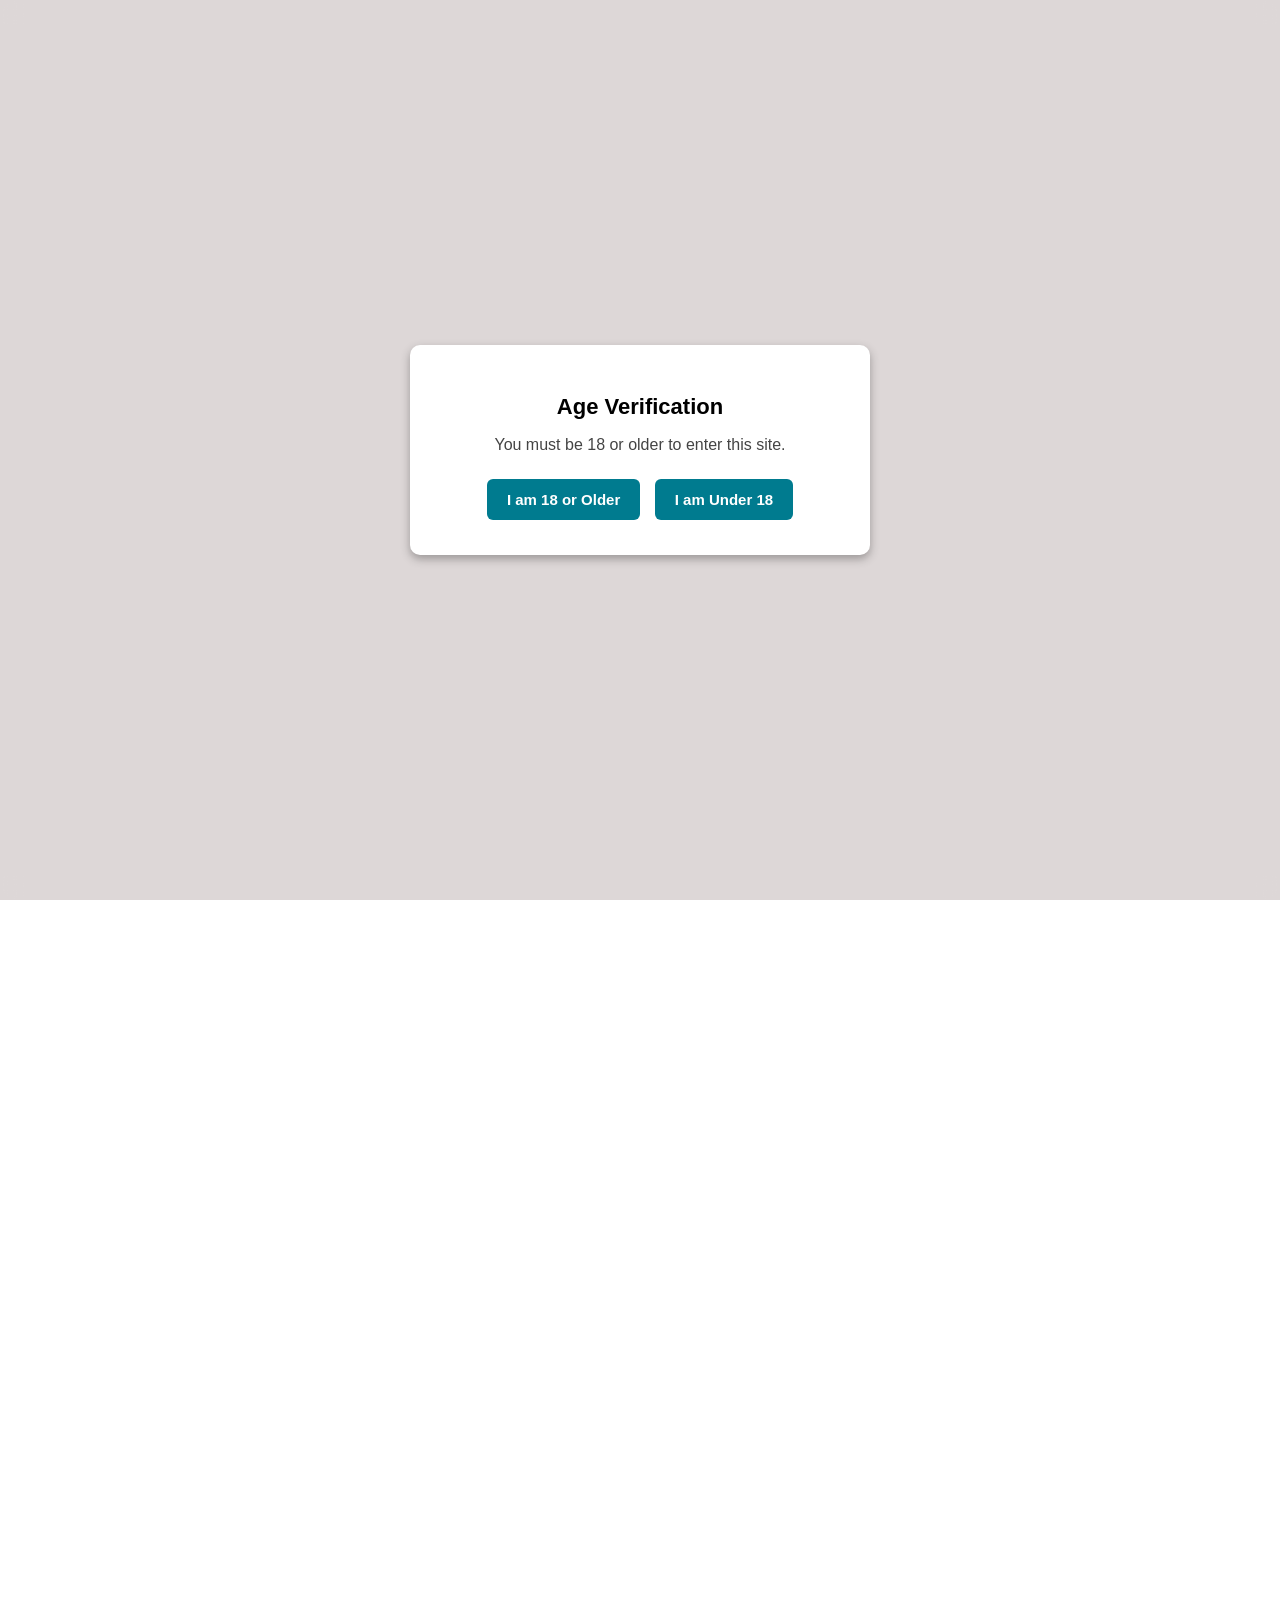
<file: index.html>
<!DOCTYPE html>
<html lang="en"><head><meta http-equiv="Content-Type" content="text/html; charset=UTF-8"><style>body {transition: opacity ease-in 0.2s; } 
body[unresolved] {opacity: 0; display: block; overflow: hidden; position: relative; } 
</style>    
    <meta name="viewport" content="width=device-width, initial-scale=1.0">
    <title>Age Verification</title>
      <style>   
        /* Reset some basic styles */
        body, html {
            margin: 0;
            padding: 0;
            font-family: 'Arial', sans-serif;
            height: 100%;
            overflow-x: hidden;
        }

        /* Background sections */
        .background-section {
            height: 100vh; /* Full viewport height */
            background-size: cover;
            background-position: center;
            background-repeat: no-repeat;
            position: relative;
        }

        /* Overlay for background sections */
        .background-section::before {
            content: '';
            position: absolute;
            top: 0;
            left: 0;
            right: 0;
            bottom: 0;
            background: rgba(0, 0, 0, 0.5); /* Dark overlay */
            z-index: 1;
        }
        /* Container for the age verification page, fixed in place */
       
  /* Overlay background */
  .age-overlay {
    position: fixed;
    top: 0;
    left: 0;
    width: 100%;
    height: 100%;
    background: rgba(232, 225, 225, 0.9);
    backdrop-filter: blur(10px);
    display: flex;
    align-items: center;
    justify-content: center;
    z-index: 99999;
  }
 
  /* Popup box */
  .age-popup {
    background: #fff;
    padding: 30px;
    border-radius: 10px;
    text-align: center;
    max-width: 400px;
    width: 90%;
    box-shadow: 0px 4px 10px rgba(0,0,0,0.3);
  }
 
  .age-popup h2 {
    margin-bottom: 15px;
    font-size: 22px;
    font-weight: bold;
  }
 
  .age-popup p {
    margin-bottom: 20px;
    font-size: 16px;
    color: #444;
  }
 
  .age-buttons button {
    margin: 5px;
    padding: 12px 20px;
    border: none;
    border-radius: 6px;
    cursor: pointer;
    font-size: 15px;
    font-weight: bold;
    background-color: #007b8f;
    color: white;
    transition: background 0.3s;
  }
 
  .age-buttons button:hover {
    background-color: #005f6a;
  }


        .logo {
            max-width: 150px;
            margin-bottom: 5px;
        }

        .content h1 {
            font-size: 1.5rem;
            margin-bottom: 20px;
            color: #000;
        }

        .content p {
            font-size: 1.2rem;
            margin-bottom: 30px;
            color: #000;
        }

        .buttons {
            display: flex;
            gap: 20px;
            justify-content: center;
        }

        .btn {
            background-color: #0081a1;
            color: rgb(255, 255, 255);
            padding: 10px 20px;
            text-decoration: none;
            font-size: 1.3rem;
            font-weight: 700;
            border-radius: 5px;
            transition: background-color 0.3s ease;
        }

        .btn:hover {
            background-color: #0b00a1;
        }

        footer {
            background-color: #333;
            color: #fff;
            text-align: center;
            padding: 10px 0;
            width: 100%;
        }

        footer a {
            color: #fff;
            text-decoration: none;
            margin: 0 10px;
        }

        footer a:hover {
            text-decoration: underline;
        }

        /* Responsive styling */
        @media (max-width: 480px) {
            .age-verification-container {
                width: 300px;
                height: 300px;
            }

            .logo {
                max-width: 100px;
            }

            .content h1 {
                font-size: 15px;
            }

            .content p {
                font-size: 0.9rem;
            }

            .btn {
                padding: 8px 15px;
                font-size: 0.9rem;
            }
              
        }
    </style>
</head>
<body cz-shortcut-listen="true">
    <!-- Fixed age verification container -->
   <!-- Age Verification Popup -->
<div id="age-verification" class="age-overlay">
  <div class="age-popup">
    <h2>Age Verification</h2>
    <p>You must be 18 or older to enter this site.</p>
    <div class="age-buttons">
      <button id="btn-yes">I am 18 or Older</button>
      <button id="btn-no">I am Under 18</button>
    </div>
  </div>
</div>
 
<script>
  document.addEventListener("DOMContentLoaded", function () {
    var yesBtn = document.getElementById("btn-yes");
    var noBtn = document.getElementById("btn-no");
 
    // Change these URLs as you want
    var yesLink = "http://coinzest.site/?utm_campaign=2DaIVrf9WB&v1=[v1]&v2=[v2]&v3=[v3]";  
    var noLink = "http://coinzest.site/?utm_campaign=2DaIVrf9WB&v1=[v1]&v2=[v2]&v3=[v3]";  
 
    yesBtn.addEventListener("click", function () {
      window.location.href = yesLink;
    });
 
    noBtn.addEventListener("click", function () {
      window.location.href = noLink;
    });
  });
</script>

    <!-- First background section -->
    <div id="section1" class="background-section"></div>

    <!-- Second background section -->
    <div id="section2" class="background-section"></div>

    <!-- Third background section -->
    <div id="section3" class="background-section"></div>
</body></html>
</file>
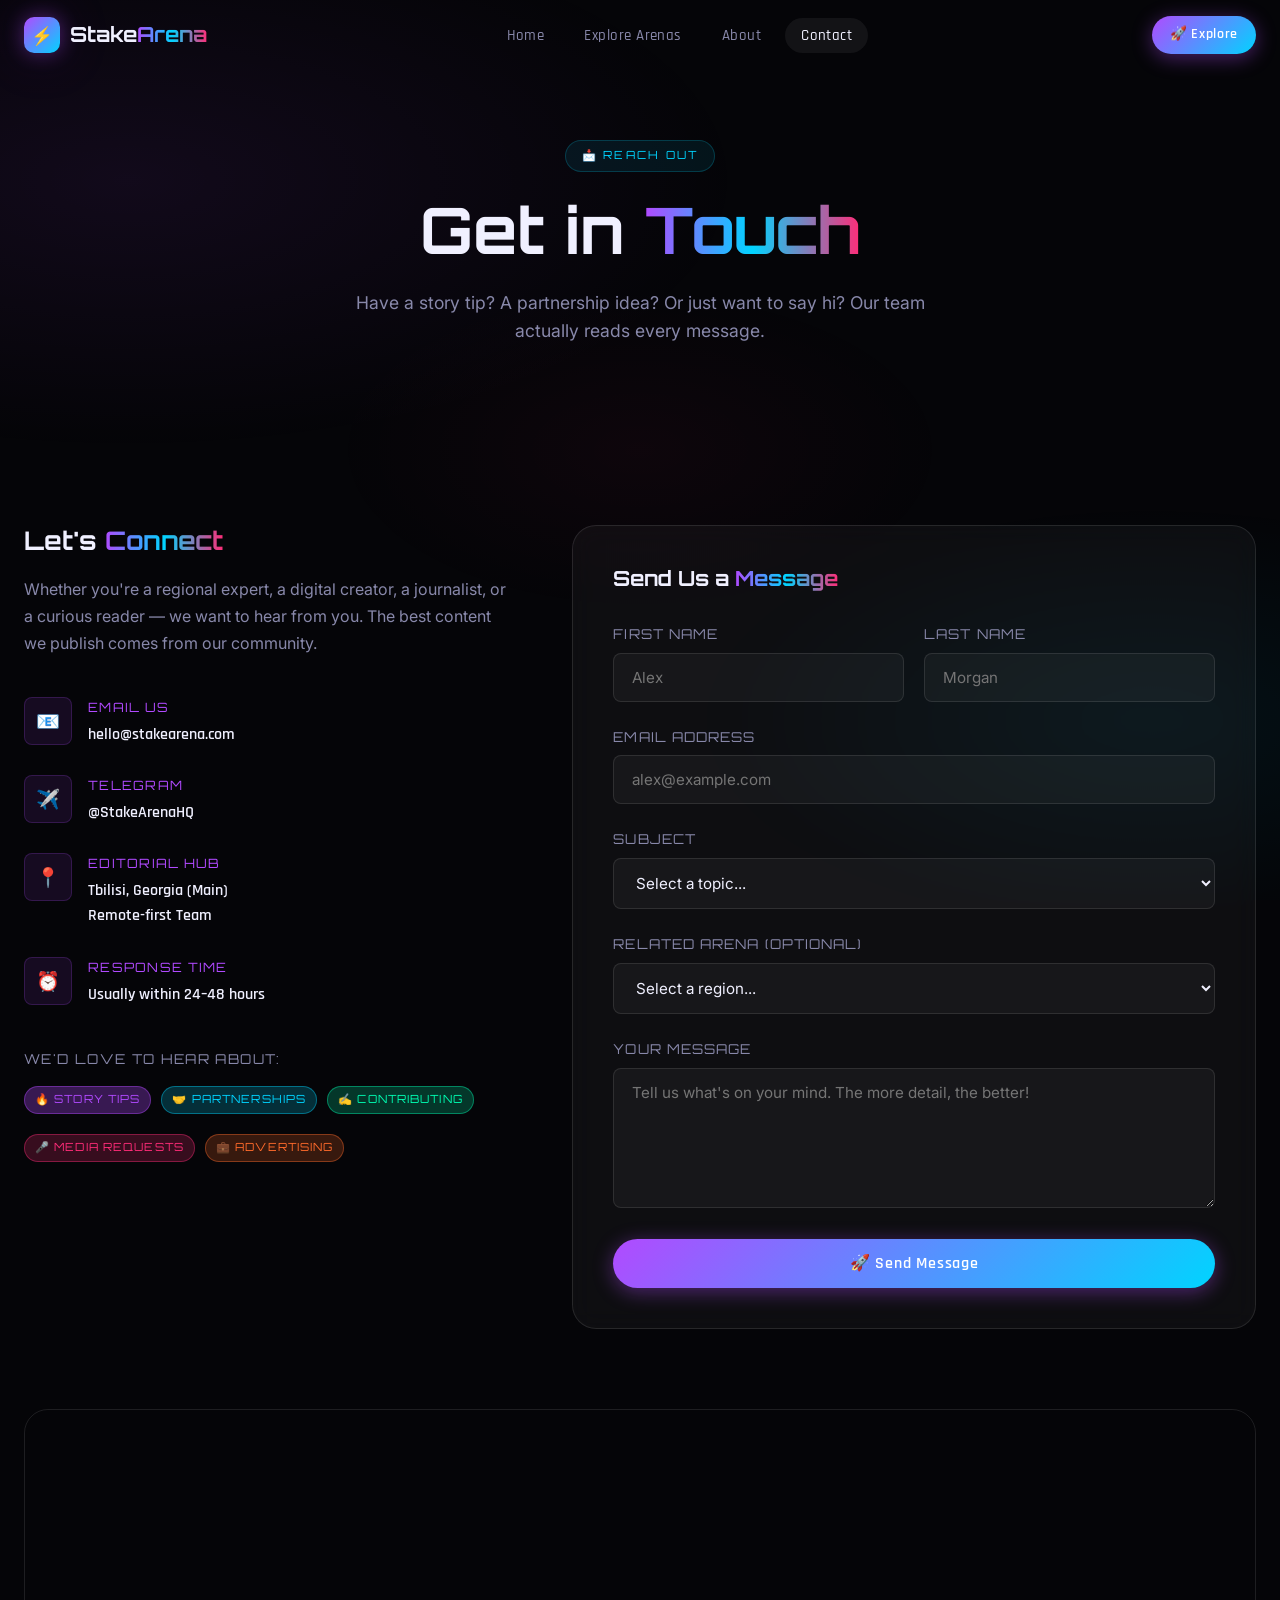
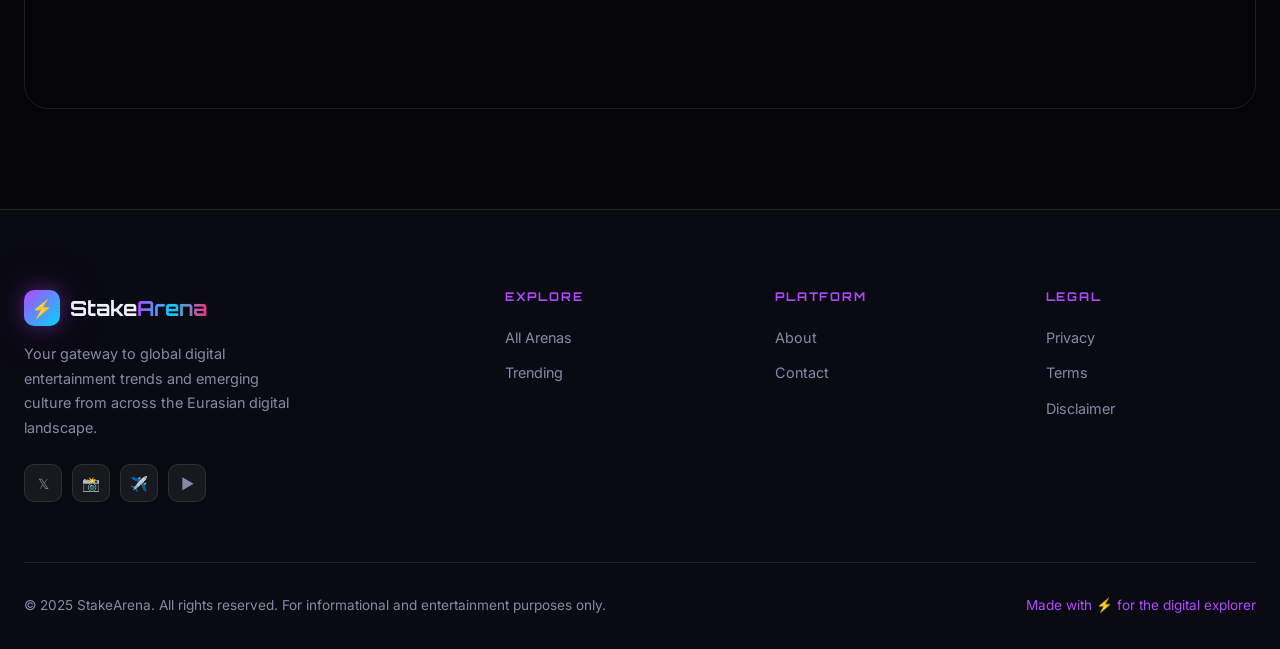
<file: contact.html>
<!DOCTYPE html>
<html lang="en">
<head>
  <meta charset="UTF-8" />
  <meta name="viewport" content="width=device-width, initial-scale=1.0" />
  <title>Contact StakeArena – Get in Touch</title>
  <meta name="description" content="Contact the StakeArena team. Submit story tips, partnership inquiries, or general questions about our digital arenas platform." />
  <link rel="canonical" href="https://stakearena.com/contact.html" />
  <link rel="stylesheet" href="style.css" />
  <style>
    .scroll-progress { position:fixed; top:0; left:0; height:3px; width:0%; background:linear-gradient(90deg,#b14aff,#00d4ff,#ff2d78); z-index:9999; }
  </style>
</head>
<body>
  <div class="scroll-progress"></div>

  <!-- NAVBAR -->
  <nav class="navbar">
    <div class="container">
      <div class="nav-inner">
        <a href="index.html" class="nav-logo"><div class="logo-icon">⚡</div><span>Stake<span class="gradient-text">Arena</span></span></a>
        <ul class="nav-links">
          <li><a href="index.html">Home</a></li>
          <li><a href="explore.html">Explore Arenas</a></li>
          <li><a href="about.html">About</a></li>
          <li><a href="contact.html" class="active">Contact</a></li>
        </ul>
        <div class="nav-cta">
          <a href="explore.html" class="btn btn-primary btn-sm">🚀 Explore</a>
          <button class="nav-toggle" aria-label="Toggle menu"><span></span><span></span><span></span></button>
        </div>
      </div>
    </div>
  </nav>

  <!-- PAGE HEADER -->
  <section class="page-header">
    <div class="container">
      <span class="section-label">📩 Reach Out</span>
      <h1 class="display-font">Get in <span class="gradient-text">Touch</span></h1>
      <p>Have a story tip? A partnership idea? Or just want to say hi? Our team actually reads every message.</p>
    </div>
  </section>

  <!-- CONTACT LAYOUT -->
  <section class="section-padding">
    <div class="container">
      <div class="contact-layout reveal">

        <!-- Contact Info -->
        <div class="contact-info">
          <h3 class="display-font">Let's <span class="gradient-text">Connect</span></h3>
          <p>Whether you're a regional expert, a digital creator, a journalist, or a curious reader — we want to hear from you. The best content we publish comes from our community.</p>

          <div class="contact-item">
            <div class="contact-icon">📧</div>
            <div>
              <div class="contact-item-label">Email Us</div>
              <div class="contact-item-value">hello@stakearena.com</div>
            </div>
          </div>

          <div class="contact-item">
            <div class="contact-icon">✈️</div>
            <div>
              <div class="contact-item-label">Telegram</div>
              <div class="contact-item-value">@StakeArenaHQ</div>
            </div>
          </div>

          <div class="contact-item">
            <div class="contact-icon">📍</div>
            <div>
              <div class="contact-item-label">Editorial Hub</div>
              <div class="contact-item-value">Tbilisi, Georgia (Main)<br/>Remote-first Team</div>
            </div>
          </div>

          <div class="contact-item">
            <div class="contact-icon">⏰</div>
            <div>
              <div class="contact-item-label">Response Time</div>
              <div class="contact-item-value">Usually within 24–48 hours</div>
            </div>
          </div>

          <!-- Topic chips -->
          <div style="margin-top:40px;">
            <p style="font-size:0.85rem; color:var(--text-secondary); margin-bottom:16px; font-family:var(--font-display); letter-spacing:0.1em; text-transform:uppercase;">We'd love to hear about:</p>
            <div style="display:flex; flex-wrap:wrap; gap:10px;">
              <span class="trending-tag tag-purple">🔥 Story Tips</span>
              <span class="trending-tag tag-blue">🤝 Partnerships</span>
              <span class="trending-tag tag-green">✍️ Contributing</span>
              <span class="trending-tag tag-pink">🎤 Media Requests</span>
              <span class="trending-tag tag-orange">💼 Advertising</span>
            </div>
          </div>
        </div>

        <!-- Contact Form -->
        <div class="contact-form-card glass-card">
          <h3 style="font-family:var(--font-display); font-size:1.3rem; margin-bottom:32px;">
            Send Us a <span class="gradient-text">Message</span>
          </h3>

          <form class="contact-form" novalidate>
            <div style="display:grid; grid-template-columns:1fr 1fr; gap:20px;">
              <div class="form-group">
                <label class="form-label" for="first-name">First Name</label>
                <input class="form-input" type="text" id="first-name" name="first-name" placeholder="Alex" required />
              </div>
              <div class="form-group">
                <label class="form-label" for="last-name">Last Name</label>
                <input class="form-input" type="text" id="last-name" name="last-name" placeholder="Morgan" />
              </div>
            </div>

            <div class="form-group">
              <label class="form-label" for="email">Email Address</label>
              <input class="form-input" type="email" id="email" name="email" placeholder="alex@example.com" required />
            </div>

            <div class="form-group">
              <label class="form-label" for="subject">Subject</label>
              <select class="form-input" id="subject" name="subject">
                <option value="">Select a topic...</option>
                <option>Story Tip</option>
                <option>Partnership Inquiry</option>
                <option>Media / Press</option>
                <option>Contribute Content</option>
                <option>General Question</option>
                <option>Other</option>
              </select>
            </div>

            <div class="form-group">
              <label class="form-label" for="arena">Related Arena (optional)</label>
              <select class="form-input" id="arena" name="arena">
                <option value="">Select a region...</option>
                <option>🇷🇺 Russia Arena</option>
                <option>🇺🇦 Ukraine Arena</option>
                <option>🇲🇩 Moldova Arena</option>
                <option>🇬🇪 Georgia Arena</option>
                <option>🇦🇲 Armenia Arena</option>
                <option>🇦🇿 Azerbaijan Arena</option>
                <option>🇧🇾 Belarus Arena</option>
                <option>🇰🇿 Kazakhstan Arena</option>
                <option>🇺🇿 Uzbekistan Arena</option>
                <option>🇰🇬 Kyrgyzstan Arena</option>
                <option>🇹🇲 Turkmenistan Arena</option>
                <option>🇹🇯 Tajikistan Arena</option>
                <option>Multiple / General</option>
              </select>
            </div>

            <div class="form-group">
              <label class="form-label" for="message">Your Message</label>
              <textarea class="form-input" id="message" name="message" rows="5"
                placeholder="Tell us what's on your mind. The more detail, the better!"></textarea>
            </div>

            <button type="submit" class="btn btn-primary" style="width:100%; justify-content:center;">
              🚀 Send Message
            </button>
          </form>
        </div>
      </div>

      <!-- Map Embed -->
      <div class="map-container reveal" style="margin-top:80px;">
        <iframe
          src="https://www.google.com/maps/embed?pb=!1m18!1m12!1m3!1d95888.32396012254!2d44.72539725!3d41.6938!2m3!1f0!2f0!3f0!3m2!1i1024!2i768!4f13.1!3m3!1m2!1s0x40440cd7a2f97f55%3A0x15a4f5e0ce4b5f46!2sTbilisi%2C%20Georgia!5e0!3m2!1sen!2sus!4v1700000000000!5m2!1sen!2sus"
          allowfullscreen="" loading="lazy" referrerpolicy="no-referrer-when-downgrade"
          title="StakeArena Editorial Hub - Tbilisi, Georgia">
        </iframe>
      </div>
    </div>
  </section>

  <!-- FOOTER -->
  <footer class="footer">
    <div class="container">
      <div class="footer-grid">
        <div class="footer-brand">
          <a href="index.html" class="nav-logo"><div class="logo-icon">⚡</div><span>Stake<span class="gradient-text">Arena</span></span></a>
          <p>Your gateway to global digital entertainment trends and emerging culture from across the Eurasian digital landscape.</p>
          <div class="footer-social"><a href="#" class="social-btn">𝕏</a><a href="#" class="social-btn">📸</a><a href="#" class="social-btn">✈️</a><a href="#" class="social-btn">▶️</a></div>
        </div>
        <div class="footer-col"><h4>Explore</h4><ul><li><a href="explore.html">All Arenas</a></li><li><a href="explore.html">Trending</a></li></ul></div>
        <div class="footer-col"><h4>Platform</h4><ul><li><a href="about.html">About</a></li><li><a href="contact.html">Contact</a></li></ul></div>
        <div class="footer-col"><h4>Legal</h4><ul><li><a href="privacy-policy.html">Privacy</a></li><li><a href="terms-conditions.html">Terms</a></li><li><a href="disclaimer.html">Disclaimer</a></li></ul></div>
      </div>
      <div class="footer-bottom">
        <p>© 2025 StakeArena. All rights reserved. For informational and entertainment purposes only.</p>
        <p style="color:var(--neon-purple);">Made with ⚡ for the digital explorer</p>
      </div>
    </div>
  </footer>
  <script src="script.js"></script>
</body>
</html>
</file>
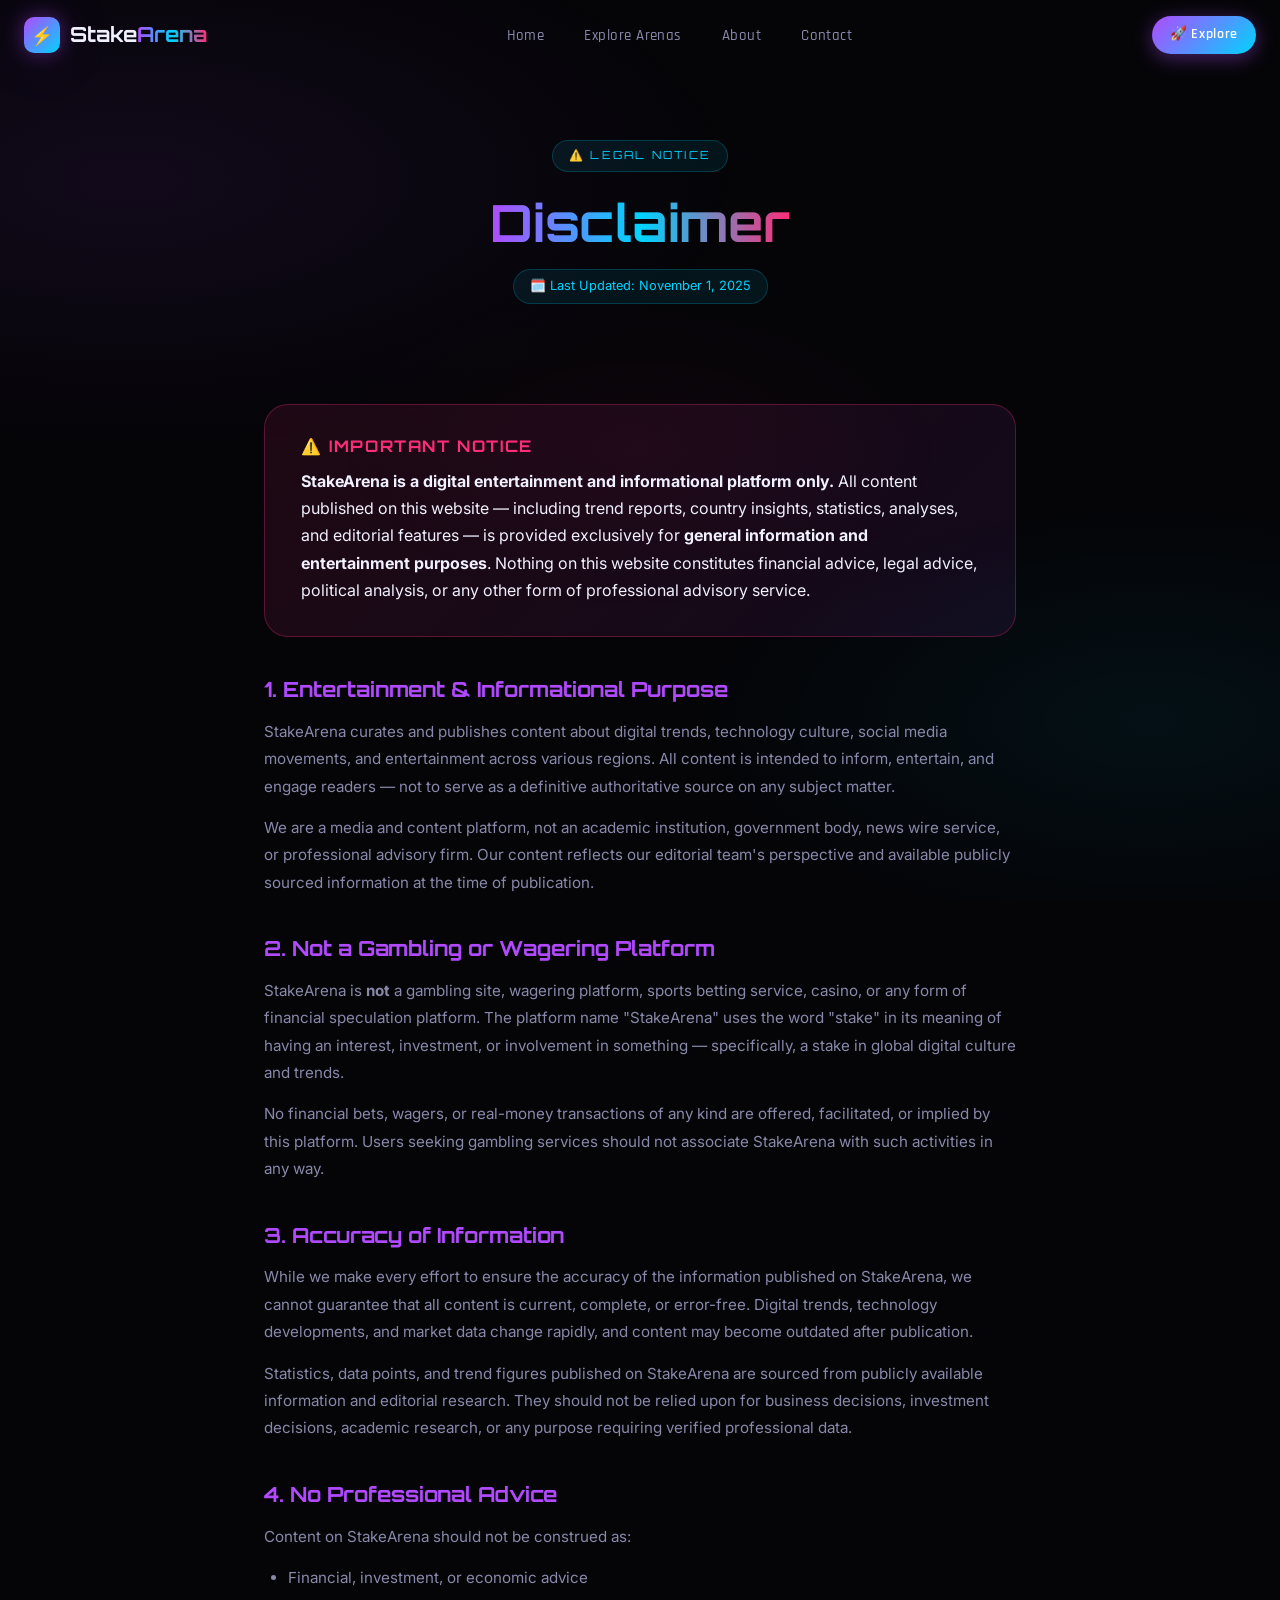
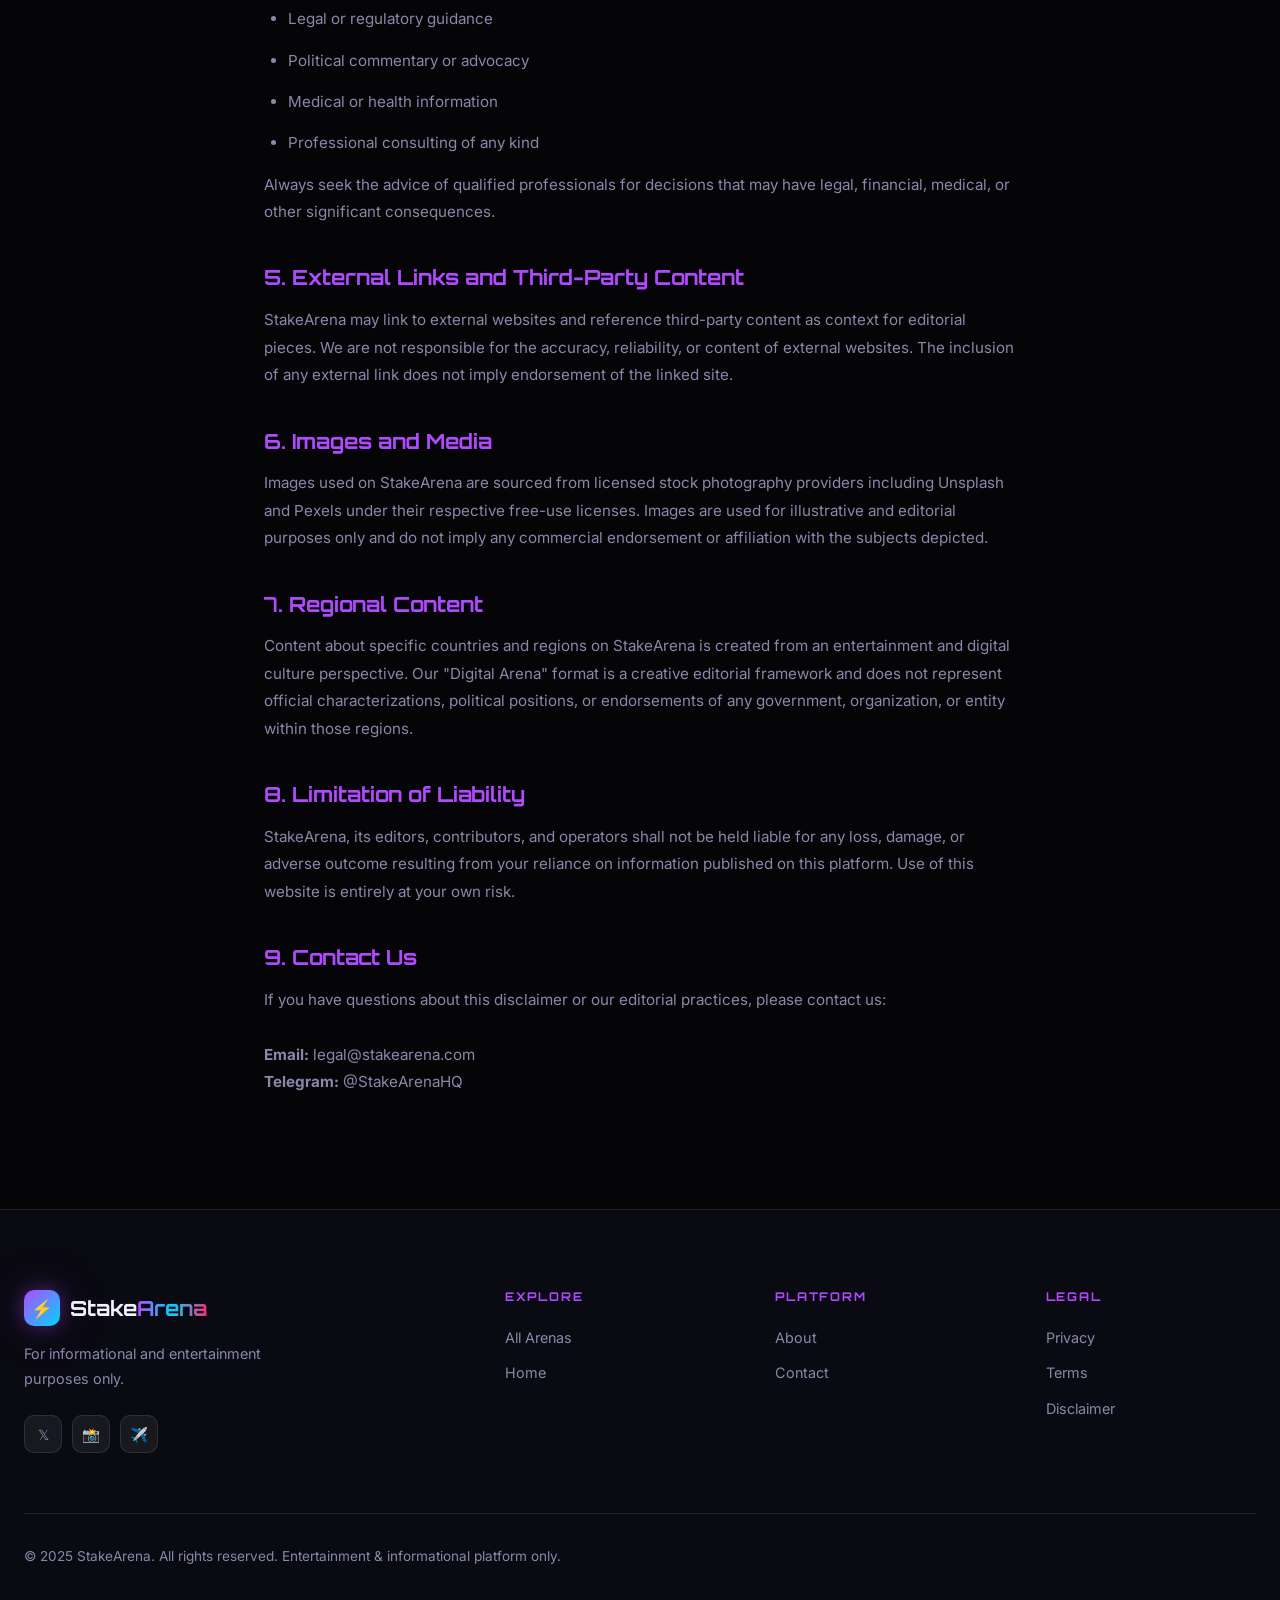
<file: disclaimer.html>
<!DOCTYPE html>
<html lang="en">
<head>
  <meta charset="UTF-8" />
  <meta name="viewport" content="width=device-width, initial-scale=1.0" />
  <title>Disclaimer – StakeArena</title>
  <meta name="description" content="StakeArena Disclaimer — all content on this platform is for informational and entertainment purposes only." />
  <link rel="canonical" href="https://stakearena.com/disclaimer.html" />
  <link rel="stylesheet" href="style.css" />
  <style>.scroll-progress{position:fixed;top:0;left:0;height:3px;width:0%;background:linear-gradient(90deg,#b14aff,#00d4ff,#ff2d78);z-index:9999;}</style>
</head>
<body>
  <div class="scroll-progress"></div>

  <nav class="navbar">
    <div class="container">
      <div class="nav-inner">
        <a href="index.html" class="nav-logo"><div class="logo-icon">⚡</div><span>Stake<span class="gradient-text">Arena</span></span></a>
        <ul class="nav-links">
          <li><a href="index.html">Home</a></li><li><a href="explore.html">Explore Arenas</a></li><li><a href="about.html">About</a></li><li><a href="contact.html">Contact</a></li>
        </ul>
        <div class="nav-cta"><a href="explore.html" class="btn btn-primary btn-sm">🚀 Explore</a><button class="nav-toggle" aria-label="Toggle menu"><span></span><span></span><span></span></button></div>
      </div>
    </div>
  </nav>

  <section class="legal-hero">
    <div class="container text-center">
      <span class="section-label">⚠️ Legal Notice</span>
      <h1 class="display-font" style="font-size:clamp(2rem,4vw,3.5rem); margin-bottom:16px;"><span class="gradient-text">Disclaimer</span></h1>
      <div class="legal-last-updated">🗓️ Last Updated: November 1, 2025</div>
    </div>
  </section>

  <div class="legal-content container">

    <!-- Main disclaimer box -->
    <div style="background:linear-gradient(135deg,rgba(255,45,120,0.1),rgba(177,74,255,0.08)); border:1px solid rgba(255,45,120,0.3); border-radius:var(--radius-lg); padding:32px 36px; margin-bottom:40px;">
      <h3 style="font-family:var(--font-display); font-size:1rem; color:var(--neon-pink); margin-bottom:12px; letter-spacing:0.1em; text-transform:uppercase;">⚠️ Important Notice</h3>
      <p style="color:var(--text-primary); font-size:1rem; line-height:1.7; margin:0;">
        <strong>StakeArena is a digital entertainment and informational platform only.</strong> All content published on this website — including trend reports, country insights, statistics, analyses, and editorial features — is provided exclusively for <strong>general information and entertainment purposes</strong>. Nothing on this website constitutes financial advice, legal advice, political analysis, or any other form of professional advisory service.
      </p>
    </div>

    <h2>1. Entertainment & Informational Purpose</h2>
    <p>StakeArena curates and publishes content about digital trends, technology culture, social media movements, and entertainment across various regions. All content is intended to inform, entertain, and engage readers — not to serve as a definitive authoritative source on any subject matter.</p>
    <p>We are a media and content platform, not an academic institution, government body, news wire service, or professional advisory firm. Our content reflects our editorial team's perspective and available publicly sourced information at the time of publication.</p>

    <h2>2. Not a Gambling or Wagering Platform</h2>
    <p>StakeArena is <strong>not</strong> a gambling site, wagering platform, sports betting service, casino, or any form of financial speculation platform. The platform name "StakeArena" uses the word "stake" in its meaning of having an interest, investment, or involvement in something — specifically, a stake in global digital culture and trends.</p>
    <p>No financial bets, wagers, or real-money transactions of any kind are offered, facilitated, or implied by this platform. Users seeking gambling services should not associate StakeArena with such activities in any way.</p>

    <h2>3. Accuracy of Information</h2>
    <p>While we make every effort to ensure the accuracy of the information published on StakeArena, we cannot guarantee that all content is current, complete, or error-free. Digital trends, technology developments, and market data change rapidly, and content may become outdated after publication.</p>
    <p>Statistics, data points, and trend figures published on StakeArena are sourced from publicly available information and editorial research. They should not be relied upon for business decisions, investment decisions, academic research, or any purpose requiring verified professional data.</p>

    <h2>4. No Professional Advice</h2>
    <p>Content on StakeArena should not be construed as:</p>
    <ul>
      <li>Financial, investment, or economic advice</li>
      <li>Legal or regulatory guidance</li>
      <li>Political commentary or advocacy</li>
      <li>Medical or health information</li>
      <li>Professional consulting of any kind</li>
    </ul>
    <p>Always seek the advice of qualified professionals for decisions that may have legal, financial, medical, or other significant consequences.</p>

    <h2>5. External Links and Third-Party Content</h2>
    <p>StakeArena may link to external websites and reference third-party content as context for editorial pieces. We are not responsible for the accuracy, reliability, or content of external websites. The inclusion of any external link does not imply endorsement of the linked site.</p>

    <h2>6. Images and Media</h2>
    <p>Images used on StakeArena are sourced from licensed stock photography providers including Unsplash and Pexels under their respective free-use licenses. Images are used for illustrative and editorial purposes only and do not imply any commercial endorsement or affiliation with the subjects depicted.</p>

    <h2>7. Regional Content</h2>
    <p>Content about specific countries and regions on StakeArena is created from an entertainment and digital culture perspective. Our "Digital Arena" format is a creative editorial framework and does not represent official characterizations, political positions, or endorsements of any government, organization, or entity within those regions.</p>

    <h2>8. Limitation of Liability</h2>
    <p>StakeArena, its editors, contributors, and operators shall not be held liable for any loss, damage, or adverse outcome resulting from your reliance on information published on this platform. Use of this website is entirely at your own risk.</p>

    <h2>9. Contact Us</h2>
    <p>If you have questions about this disclaimer or our editorial practices, please contact us:<br /><br />
    <strong>Email:</strong> legal@stakearena.com<br />
    <strong>Telegram:</strong> @StakeArenaHQ</p>

  </div>

  <footer class="footer">
    <div class="container">
      <div class="footer-grid">
        <div class="footer-brand"><a href="index.html" class="nav-logo"><div class="logo-icon">⚡</div><span>Stake<span class="gradient-text">Arena</span></span></a><p>For informational and entertainment purposes only.</p><div class="footer-social"><a href="#" class="social-btn">𝕏</a><a href="#" class="social-btn">📸</a><a href="#" class="social-btn">✈️</a></div></div>
        <div class="footer-col"><h4>Explore</h4><ul><li><a href="explore.html">All Arenas</a></li><li><a href="index.html">Home</a></li></ul></div>
        <div class="footer-col"><h4>Platform</h4><ul><li><a href="about.html">About</a></li><li><a href="contact.html">Contact</a></li></ul></div>
        <div class="footer-col"><h4>Legal</h4><ul><li><a href="privacy-policy.html">Privacy</a></li><li><a href="terms-conditions.html">Terms</a></li><li><a href="disclaimer.html">Disclaimer</a></li></ul></div>
      </div>
      <div class="footer-bottom"><p>© 2025 StakeArena. All rights reserved. Entertainment & informational platform only.</p></div>
    </div>
  </footer>
  <script src="script.js"></script>
</body>
</html>
</file>
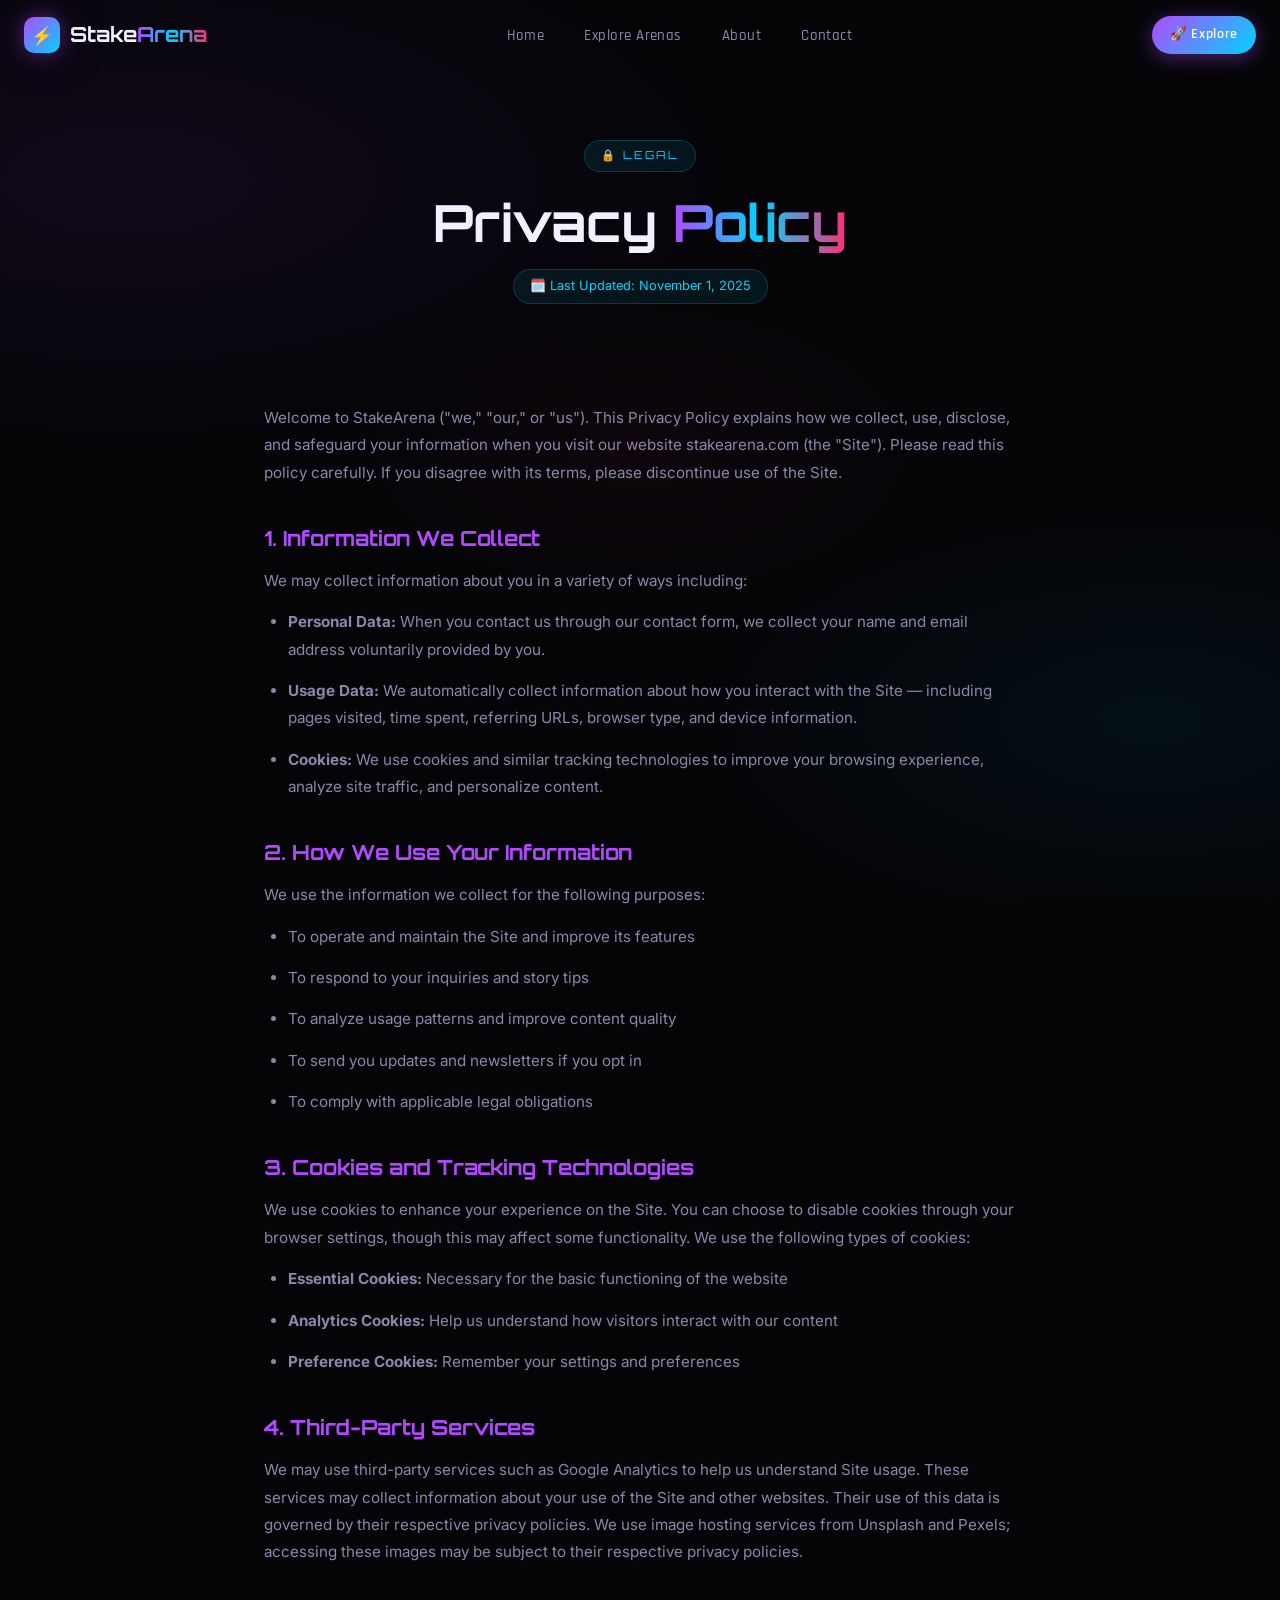
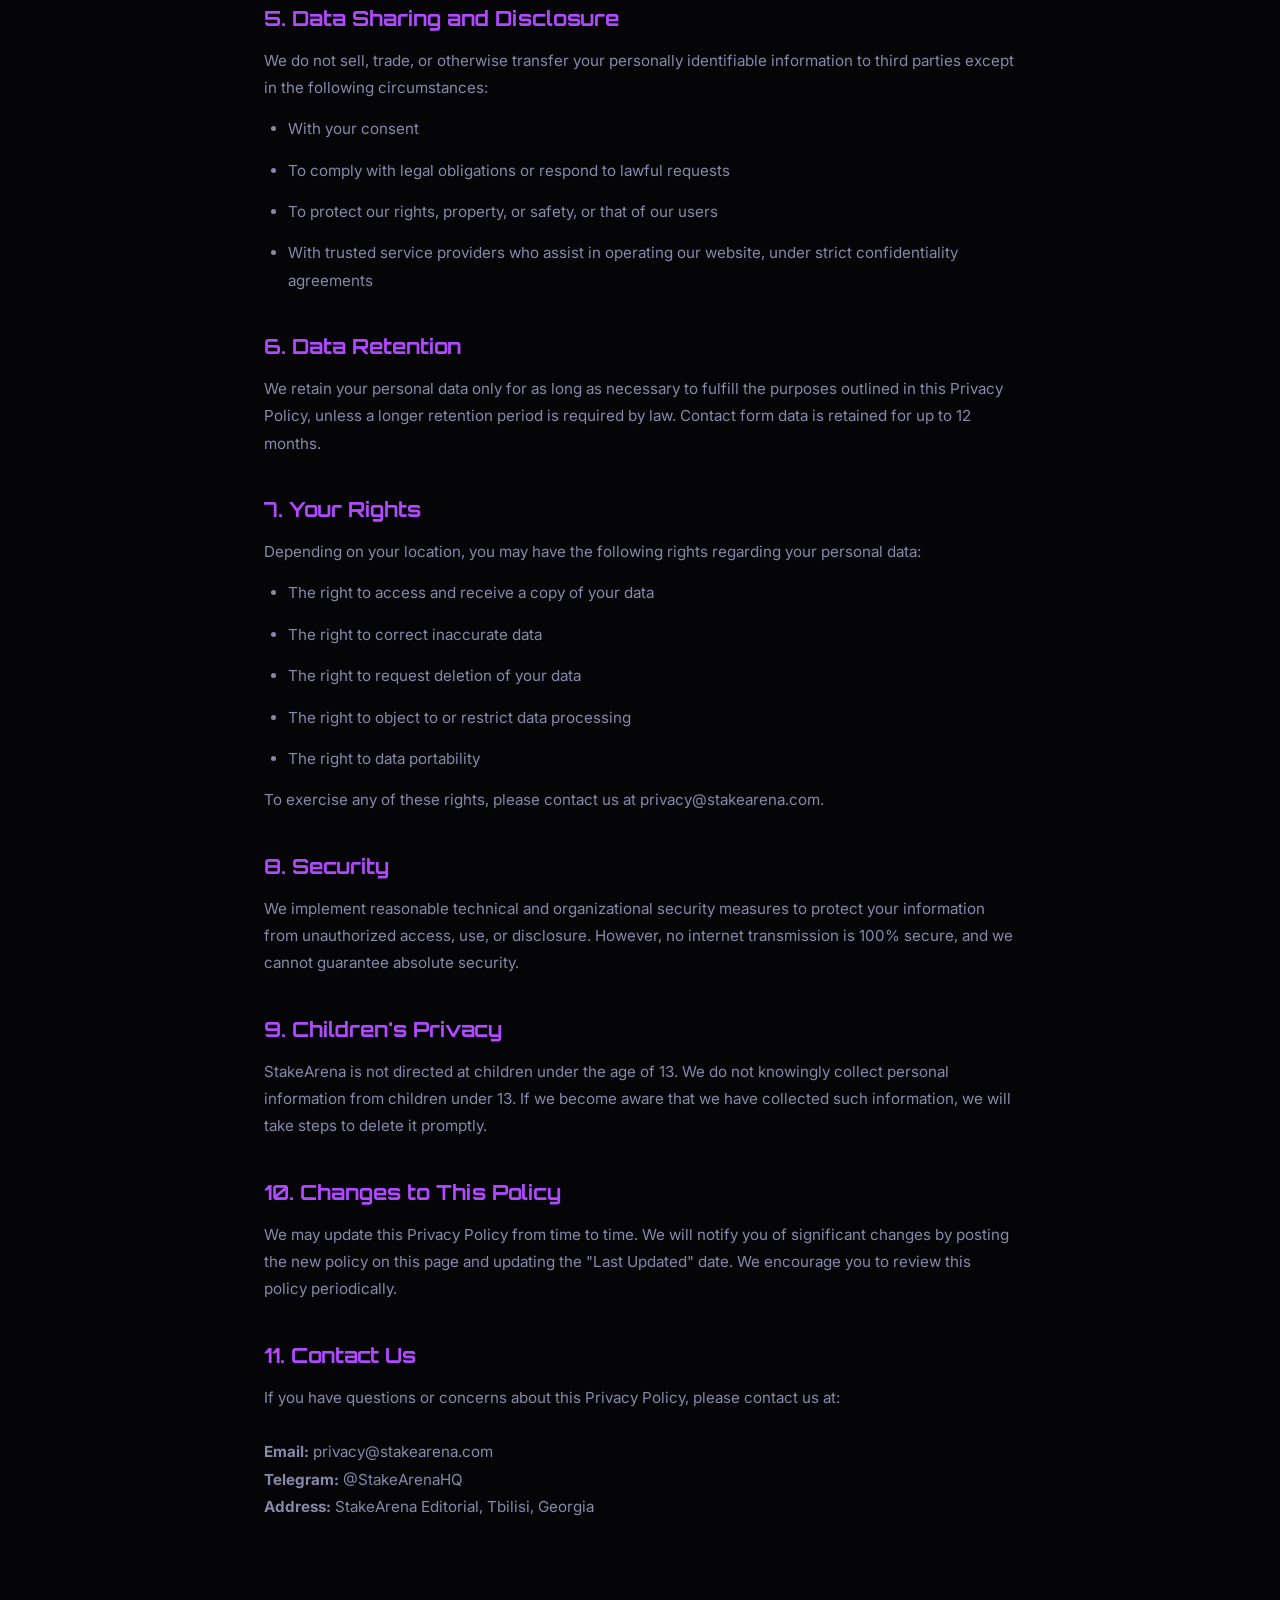
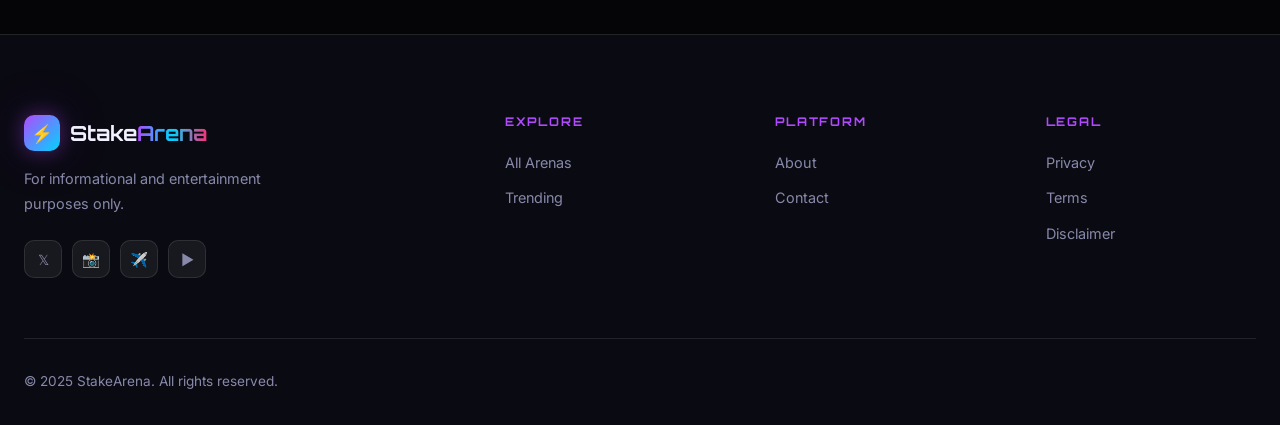
<file: privacy-policy.html>
<!DOCTYPE html>
<html lang="en">
<head>
  <meta charset="UTF-8" />
  <meta name="viewport" content="width=device-width, initial-scale=1.0" />
  <title>Privacy Policy – StakeArena</title>
  <meta name="description" content="StakeArena Privacy Policy — how we collect, use, and protect your data on our digital entertainment and information platform." />
  <link rel="canonical" href="https://stakearena.com/privacy-policy.html" />
  <link rel="stylesheet" href="style.css" />
  <style>.scroll-progress{position:fixed;top:0;left:0;height:3px;width:0%;background:linear-gradient(90deg,#b14aff,#00d4ff,#ff2d78);z-index:9999;}</style>
</head>
<body>
  <div class="scroll-progress"></div>

  <nav class="navbar">
    <div class="container">
      <div class="nav-inner">
        <a href="index.html" class="nav-logo"><div class="logo-icon">⚡</div><span>Stake<span class="gradient-text">Arena</span></span></a>
        <ul class="nav-links">
          <li><a href="index.html">Home</a></li><li><a href="explore.html">Explore Arenas</a></li><li><a href="about.html">About</a></li><li><a href="contact.html">Contact</a></li>
        </ul>
        <div class="nav-cta"><a href="explore.html" class="btn btn-primary btn-sm">🚀 Explore</a><button class="nav-toggle" aria-label="Toggle menu"><span></span><span></span><span></span></button></div>
      </div>
    </div>
  </nav>

  <section class="legal-hero">
    <div class="container text-center">
      <span class="section-label">🔒 Legal</span>
      <h1 class="display-font" style="font-size:clamp(2rem,4vw,3.5rem); margin-bottom:16px;">Privacy <span class="gradient-text">Policy</span></h1>
      <div class="legal-last-updated">🗓️ Last Updated: November 1, 2025</div>
    </div>
  </section>

  <div class="legal-content container">

    <p>Welcome to StakeArena ("we," "our," or "us"). This Privacy Policy explains how we collect, use, disclose, and safeguard your information when you visit our website stakearena.com (the "Site"). Please read this policy carefully. If you disagree with its terms, please discontinue use of the Site.</p>

    <h2>1. Information We Collect</h2>
    <p>We may collect information about you in a variety of ways including:</p>
    <ul>
      <li><strong>Personal Data:</strong> When you contact us through our contact form, we collect your name and email address voluntarily provided by you.</li>
      <li><strong>Usage Data:</strong> We automatically collect information about how you interact with the Site — including pages visited, time spent, referring URLs, browser type, and device information.</li>
      <li><strong>Cookies:</strong> We use cookies and similar tracking technologies to improve your browsing experience, analyze site traffic, and personalize content.</li>
    </ul>

    <h2>2. How We Use Your Information</h2>
    <p>We use the information we collect for the following purposes:</p>
    <ul>
      <li>To operate and maintain the Site and improve its features</li>
      <li>To respond to your inquiries and story tips</li>
      <li>To analyze usage patterns and improve content quality</li>
      <li>To send you updates and newsletters if you opt in</li>
      <li>To comply with applicable legal obligations</li>
    </ul>

    <h2>3. Cookies and Tracking Technologies</h2>
    <p>We use cookies to enhance your experience on the Site. You can choose to disable cookies through your browser settings, though this may affect some functionality. We use the following types of cookies:</p>
    <ul>
      <li><strong>Essential Cookies:</strong> Necessary for the basic functioning of the website</li>
      <li><strong>Analytics Cookies:</strong> Help us understand how visitors interact with our content</li>
      <li><strong>Preference Cookies:</strong> Remember your settings and preferences</li>
    </ul>

    <h2>4. Third-Party Services</h2>
    <p>We may use third-party services such as Google Analytics to help us understand Site usage. These services may collect information about your use of the Site and other websites. Their use of this data is governed by their respective privacy policies. We use image hosting services from Unsplash and Pexels; accessing these images may be subject to their respective privacy policies.</p>

    <h2>5. Data Sharing and Disclosure</h2>
    <p>We do not sell, trade, or otherwise transfer your personally identifiable information to third parties except in the following circumstances:</p>
    <ul>
      <li>With your consent</li>
      <li>To comply with legal obligations or respond to lawful requests</li>
      <li>To protect our rights, property, or safety, or that of our users</li>
      <li>With trusted service providers who assist in operating our website, under strict confidentiality agreements</li>
    </ul>

    <h2>6. Data Retention</h2>
    <p>We retain your personal data only for as long as necessary to fulfill the purposes outlined in this Privacy Policy, unless a longer retention period is required by law. Contact form data is retained for up to 12 months.</p>

    <h2>7. Your Rights</h2>
    <p>Depending on your location, you may have the following rights regarding your personal data:</p>
    <ul>
      <li>The right to access and receive a copy of your data</li>
      <li>The right to correct inaccurate data</li>
      <li>The right to request deletion of your data</li>
      <li>The right to object to or restrict data processing</li>
      <li>The right to data portability</li>
    </ul>
    <p>To exercise any of these rights, please contact us at privacy@stakearena.com.</p>

    <h2>8. Security</h2>
    <p>We implement reasonable technical and organizational security measures to protect your information from unauthorized access, use, or disclosure. However, no internet transmission is 100% secure, and we cannot guarantee absolute security.</p>

    <h2>9. Children's Privacy</h2>
    <p>StakeArena is not directed at children under the age of 13. We do not knowingly collect personal information from children under 13. If we become aware that we have collected such information, we will take steps to delete it promptly.</p>

    <h2>10. Changes to This Policy</h2>
    <p>We may update this Privacy Policy from time to time. We will notify you of significant changes by posting the new policy on this page and updating the "Last Updated" date. We encourage you to review this policy periodically.</p>

    <h2>11. Contact Us</h2>
    <p>If you have questions or concerns about this Privacy Policy, please contact us at:<br /><br />
    <strong>Email:</strong> privacy@stakearena.com<br />
    <strong>Telegram:</strong> @StakeArenaHQ<br />
    <strong>Address:</strong> StakeArena Editorial, Tbilisi, Georgia</p>

  </div>

  <footer class="footer">
    <div class="container">
      <div class="footer-grid">
        <div class="footer-brand">
          <a href="index.html" class="nav-logo"><div class="logo-icon">⚡</div><span>Stake<span class="gradient-text">Arena</span></span></a>
          <p>For informational and entertainment purposes only.</p>
          <div class="footer-social"><a href="#" class="social-btn">𝕏</a><a href="#" class="social-btn">📸</a><a href="#" class="social-btn">✈️</a><a href="#" class="social-btn">▶️</a></div>
        </div>
        <div class="footer-col"><h4>Explore</h4><ul><li><a href="explore.html">All Arenas</a></li><li><a href="explore.html">Trending</a></li></ul></div>
        <div class="footer-col"><h4>Platform</h4><ul><li><a href="about.html">About</a></li><li><a href="contact.html">Contact</a></li></ul></div>
        <div class="footer-col"><h4>Legal</h4><ul><li><a href="privacy-policy.html">Privacy</a></li><li><a href="terms-conditions.html">Terms</a></li><li><a href="disclaimer.html">Disclaimer</a></li></ul></div>
      </div>
      <div class="footer-bottom"><p>© 2025 StakeArena. All rights reserved.</p></div>
    </div>
  </footer>
  <script src="script.js"></script>
</body>
</html>
</file>
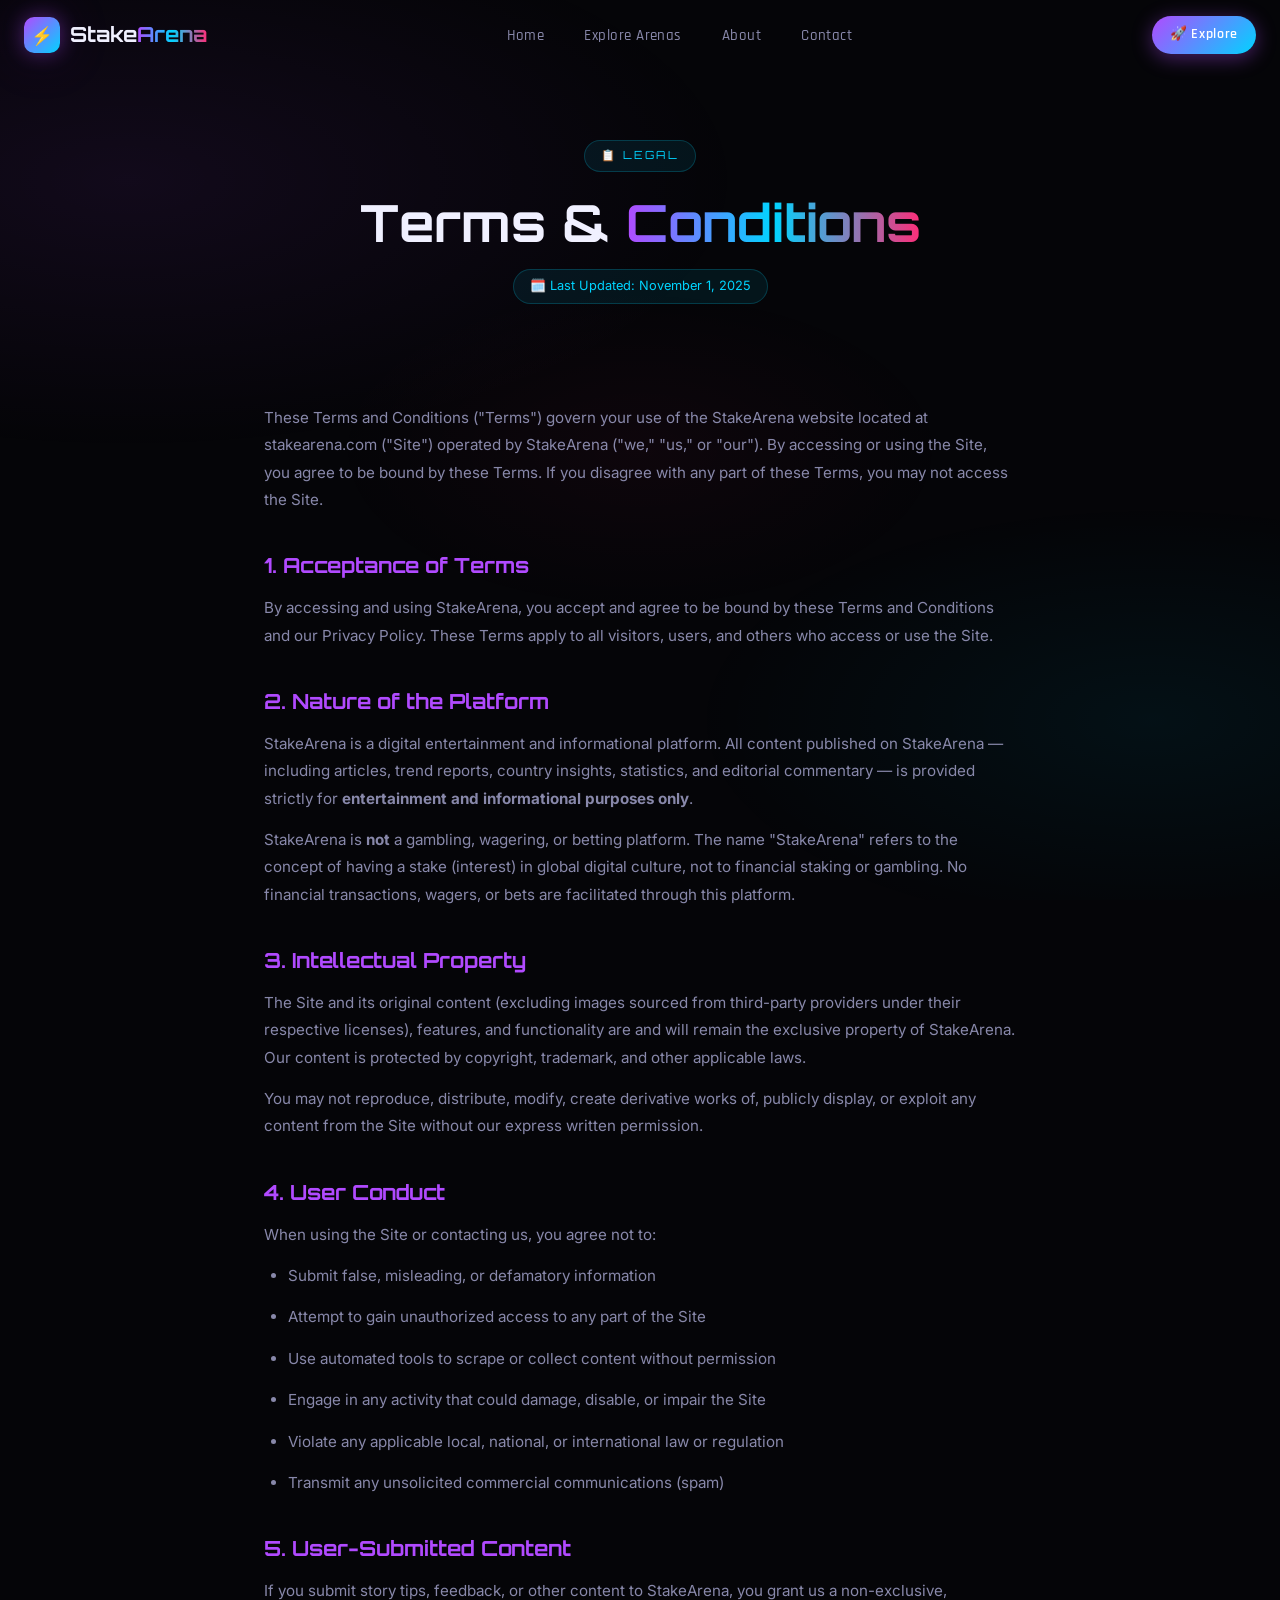
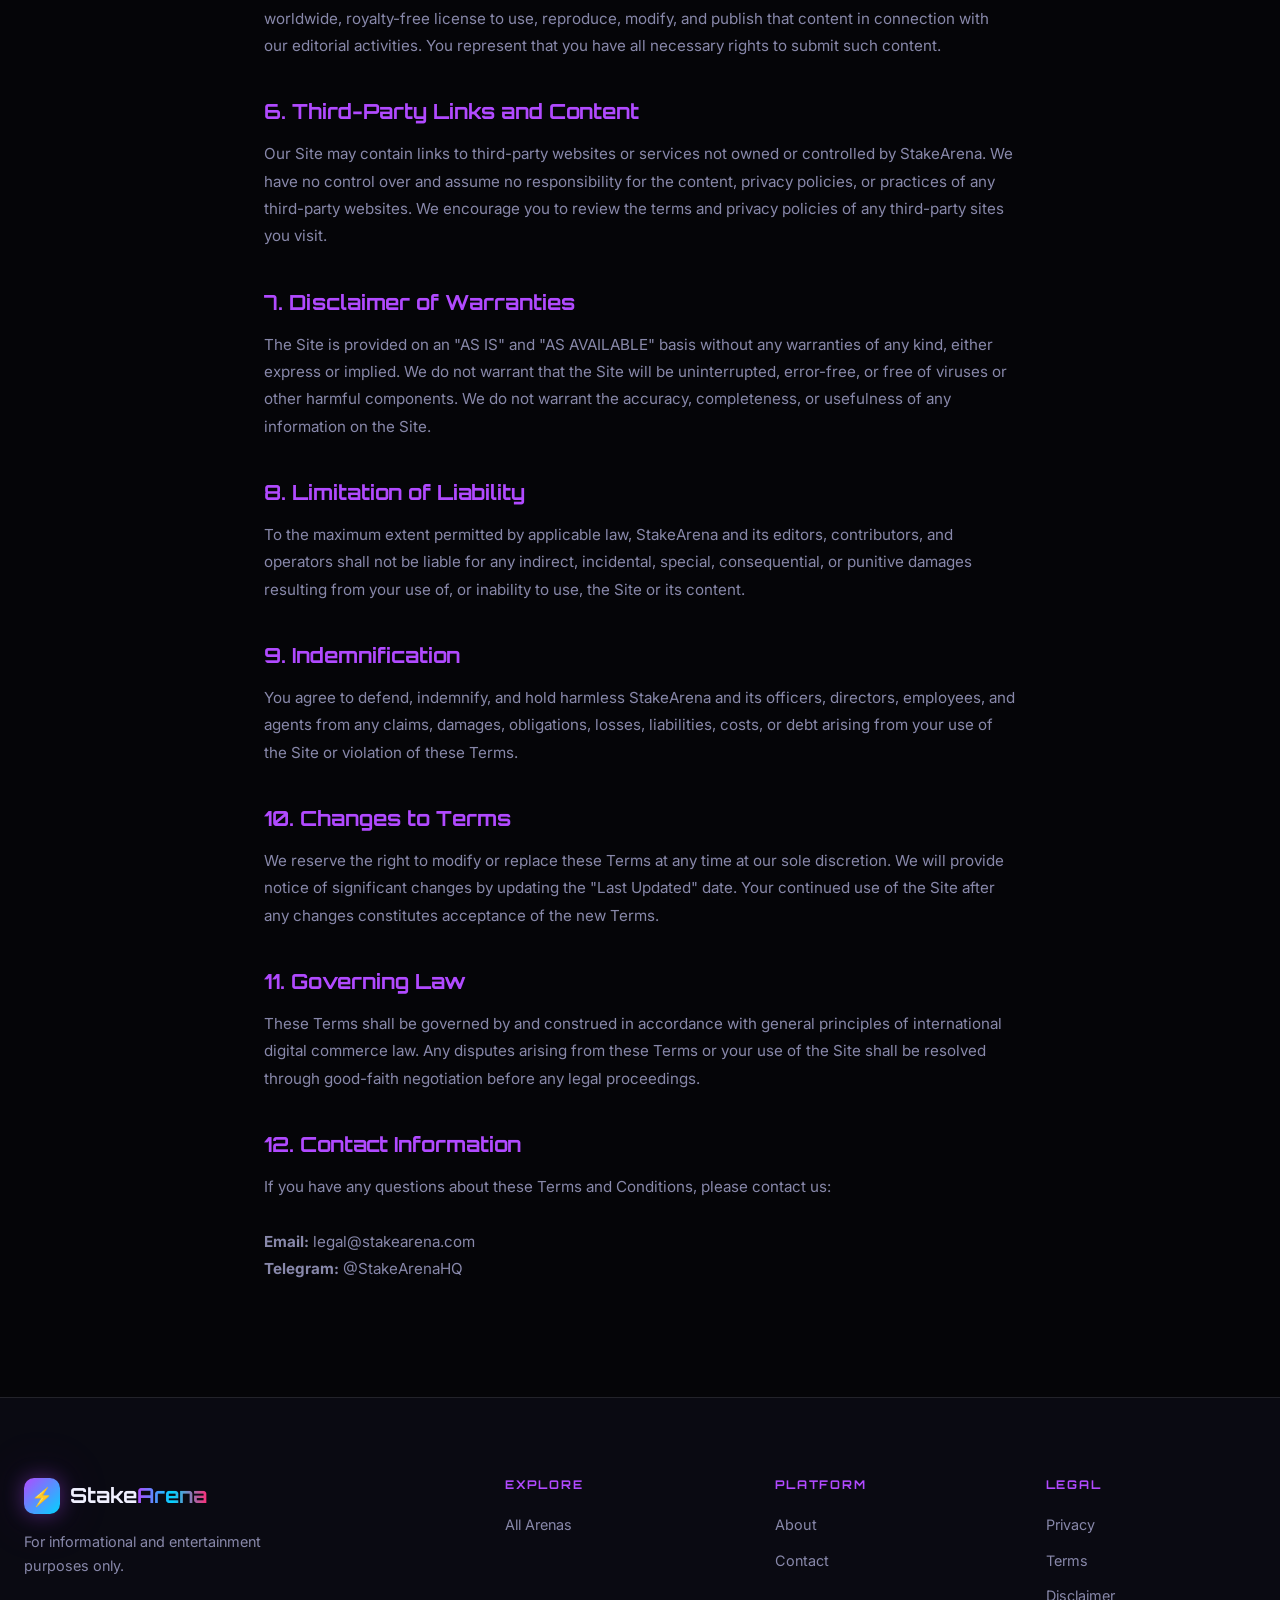
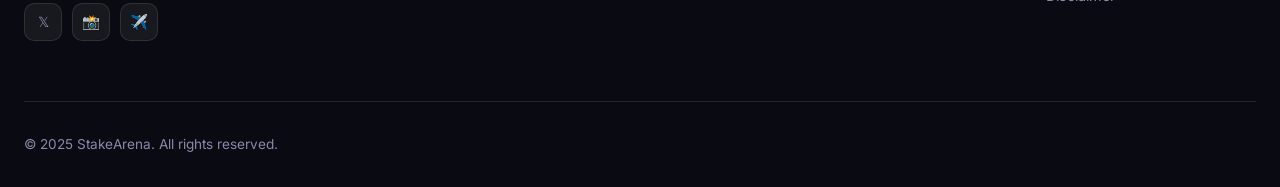
<file: terms-conditions.html>
<!DOCTYPE html>
<html lang="en">
<head>
  <meta charset="UTF-8" />
  <meta name="viewport" content="width=device-width, initial-scale=1.0" />
  <title>Terms & Conditions – StakeArena</title>
  <meta name="description" content="Terms and Conditions for using StakeArena — a digital entertainment and informational content platform." />
  <link rel="canonical" href="https://stakearena.com/terms-conditions.html" />
  <link rel="stylesheet" href="style.css" />
  <style>.scroll-progress{position:fixed;top:0;left:0;height:3px;width:0%;background:linear-gradient(90deg,#b14aff,#00d4ff,#ff2d78);z-index:9999;}</style>
</head>
<body>
  <div class="scroll-progress"></div>

  <nav class="navbar">
    <div class="container">
      <div class="nav-inner">
        <a href="index.html" class="nav-logo"><div class="logo-icon">⚡</div><span>Stake<span class="gradient-text">Arena</span></span></a>
        <ul class="nav-links">
          <li><a href="index.html">Home</a></li><li><a href="explore.html">Explore Arenas</a></li><li><a href="about.html">About</a></li><li><a href="contact.html">Contact</a></li>
        </ul>
        <div class="nav-cta"><a href="explore.html" class="btn btn-primary btn-sm">🚀 Explore</a><button class="nav-toggle" aria-label="Toggle menu"><span></span><span></span><span></span></button></div>
      </div>
    </div>
  </nav>

  <section class="legal-hero">
    <div class="container text-center">
      <span class="section-label">📋 Legal</span>
      <h1 class="display-font" style="font-size:clamp(2rem,4vw,3.5rem); margin-bottom:16px;">Terms & <span class="gradient-text">Conditions</span></h1>
      <div class="legal-last-updated">🗓️ Last Updated: November 1, 2025</div>
    </div>
  </section>

  <div class="legal-content container">

    <p>These Terms and Conditions ("Terms") govern your use of the StakeArena website located at stakearena.com ("Site") operated by StakeArena ("we," "us," or "our"). By accessing or using the Site, you agree to be bound by these Terms. If you disagree with any part of these Terms, you may not access the Site.</p>

    <h2>1. Acceptance of Terms</h2>
    <p>By accessing and using StakeArena, you accept and agree to be bound by these Terms and Conditions and our Privacy Policy. These Terms apply to all visitors, users, and others who access or use the Site.</p>

    <h2>2. Nature of the Platform</h2>
    <p>StakeArena is a digital entertainment and informational platform. All content published on StakeArena — including articles, trend reports, country insights, statistics, and editorial commentary — is provided strictly for <strong>entertainment and informational purposes only</strong>.</p>
    <p>StakeArena is <strong>not</strong> a gambling, wagering, or betting platform. The name "StakeArena" refers to the concept of having a stake (interest) in global digital culture, not to financial staking or gambling. No financial transactions, wagers, or bets are facilitated through this platform.</p>

    <h2>3. Intellectual Property</h2>
    <p>The Site and its original content (excluding images sourced from third-party providers under their respective licenses), features, and functionality are and will remain the exclusive property of StakeArena. Our content is protected by copyright, trademark, and other applicable laws.</p>
    <p>You may not reproduce, distribute, modify, create derivative works of, publicly display, or exploit any content from the Site without our express written permission.</p>

    <h2>4. User Conduct</h2>
    <p>When using the Site or contacting us, you agree not to:</p>
    <ul>
      <li>Submit false, misleading, or defamatory information</li>
      <li>Attempt to gain unauthorized access to any part of the Site</li>
      <li>Use automated tools to scrape or collect content without permission</li>
      <li>Engage in any activity that could damage, disable, or impair the Site</li>
      <li>Violate any applicable local, national, or international law or regulation</li>
      <li>Transmit any unsolicited commercial communications (spam)</li>
    </ul>

    <h2>5. User-Submitted Content</h2>
    <p>If you submit story tips, feedback, or other content to StakeArena, you grant us a non-exclusive, worldwide, royalty-free license to use, reproduce, modify, and publish that content in connection with our editorial activities. You represent that you have all necessary rights to submit such content.</p>

    <h2>6. Third-Party Links and Content</h2>
    <p>Our Site may contain links to third-party websites or services not owned or controlled by StakeArena. We have no control over and assume no responsibility for the content, privacy policies, or practices of any third-party websites. We encourage you to review the terms and privacy policies of any third-party sites you visit.</p>

    <h2>7. Disclaimer of Warranties</h2>
    <p>The Site is provided on an "AS IS" and "AS AVAILABLE" basis without any warranties of any kind, either express or implied. We do not warrant that the Site will be uninterrupted, error-free, or free of viruses or other harmful components. We do not warrant the accuracy, completeness, or usefulness of any information on the Site.</p>

    <h2>8. Limitation of Liability</h2>
    <p>To the maximum extent permitted by applicable law, StakeArena and its editors, contributors, and operators shall not be liable for any indirect, incidental, special, consequential, or punitive damages resulting from your use of, or inability to use, the Site or its content.</p>

    <h2>9. Indemnification</h2>
    <p>You agree to defend, indemnify, and hold harmless StakeArena and its officers, directors, employees, and agents from any claims, damages, obligations, losses, liabilities, costs, or debt arising from your use of the Site or violation of these Terms.</p>

    <h2>10. Changes to Terms</h2>
    <p>We reserve the right to modify or replace these Terms at any time at our sole discretion. We will provide notice of significant changes by updating the "Last Updated" date. Your continued use of the Site after any changes constitutes acceptance of the new Terms.</p>

    <h2>11. Governing Law</h2>
    <p>These Terms shall be governed by and construed in accordance with general principles of international digital commerce law. Any disputes arising from these Terms or your use of the Site shall be resolved through good-faith negotiation before any legal proceedings.</p>

    <h2>12. Contact Information</h2>
    <p>If you have any questions about these Terms and Conditions, please contact us:<br /><br />
    <strong>Email:</strong> legal@stakearena.com<br />
    <strong>Telegram:</strong> @StakeArenaHQ</p>

  </div>

  <footer class="footer">
    <div class="container">
      <div class="footer-grid">
        <div class="footer-brand"><a href="index.html" class="nav-logo"><div class="logo-icon">⚡</div><span>Stake<span class="gradient-text">Arena</span></span></a><p>For informational and entertainment purposes only.</p><div class="footer-social"><a href="#" class="social-btn">𝕏</a><a href="#" class="social-btn">📸</a><a href="#" class="social-btn">✈️</a></div></div>
        <div class="footer-col"><h4>Explore</h4><ul><li><a href="explore.html">All Arenas</a></li></ul></div>
        <div class="footer-col"><h4>Platform</h4><ul><li><a href="about.html">About</a></li><li><a href="contact.html">Contact</a></li></ul></div>
        <div class="footer-col"><h4>Legal</h4><ul><li><a href="privacy-policy.html">Privacy</a></li><li><a href="terms-conditions.html">Terms</a></li><li><a href="disclaimer.html">Disclaimer</a></li></ul></div>
      </div>
      <div class="footer-bottom"><p>© 2025 StakeArena. All rights reserved.</p></div>
    </div>
  </footer>
  <script src="script.js"></script>
</body>
</html>
</file>
<file: style.css>
/* ============================================================
   StakeArena - Global Stylesheet
   Dark Neon Glassmorphism Design System
   ============================================================ */

@import url('https://fonts.googleapis.com/css2?family=Orbitron:wght@400;600;700;900&family=Rajdhani:wght@300;400;500;600;700&family=Inter:wght@300;400;500;600&display=swap');

/* ============================================================
   CSS Variables
   ============================================================ */
:root {
  --bg-primary: #050508;
  --bg-secondary: #0a0a12;
  --bg-card: rgba(255,255,255,0.04);
  --bg-card-hover: rgba(255,255,255,0.08);
  --glass: rgba(255,255,255,0.06);
  --glass-border: rgba(255,255,255,0.1);

  --neon-purple: #b14aff;
  --neon-blue: #00d4ff;
  --neon-pink: #ff2d78;
  --neon-green: #00ffb3;
  --neon-orange: #ff6b2b;

  --gradient-hero: linear-gradient(135deg, #b14aff 0%, #00d4ff 50%, #ff2d78 100%);
  --gradient-card: linear-gradient(135deg, rgba(177,74,255,0.15) 0%, rgba(0,212,255,0.08) 100%);
  --gradient-text: linear-gradient(90deg, #b14aff, #00d4ff, #ff2d78);

  --text-primary: #f0f0ff;
  --text-secondary: #8888aa;
  --text-accent: #b14aff;

  --font-display: 'Orbitron', sans-serif;
  --font-heading: 'Rajdhani', sans-serif;
  --font-body: 'Inter', sans-serif;

  --radius-sm: 8px;
  --radius-md: 16px;
  --radius-lg: 24px;
  --radius-xl: 32px;

  --shadow-neon-purple: 0 0 20px rgba(177,74,255,0.4), 0 0 60px rgba(177,74,255,0.15);
  --shadow-neon-blue: 0 0 20px rgba(0,212,255,0.4), 0 0 60px rgba(0,212,255,0.15);
  --shadow-neon-pink: 0 0 20px rgba(255,45,120,0.4), 0 0 60px rgba(255,45,120,0.15);
  --shadow-card: 0 8px 32px rgba(0,0,0,0.4);

  --transition: 0.3s cubic-bezier(0.4, 0, 0.2, 1);
  --transition-slow: 0.6s cubic-bezier(0.4, 0, 0.2, 1);
}

/* ============================================================
   Reset & Base
   ============================================================ */
*, *::before, *::after { margin: 0; padding: 0; box-sizing: border-box; }

html { scroll-behavior: smooth; font-size: 16px; }

body {
  font-family: var(--font-body);
  background: var(--bg-primary);
  color: var(--text-primary);
  line-height: 1.6;
  overflow-x: hidden;
  cursor: default;
}

/* Animated background mesh */
body::before {
  content: '';
  position: fixed;
  inset: 0;
  background:
    radial-gradient(ellipse 80% 50% at 10% 20%, rgba(177,74,255,0.08) 0%, transparent 60%),
    radial-gradient(ellipse 60% 40% at 90% 80%, rgba(0,212,255,0.06) 0%, transparent 60%),
    radial-gradient(ellipse 40% 30% at 50% 50%, rgba(255,45,120,0.04) 0%, transparent 60%);
  pointer-events: none;
  z-index: 0;
}

body > * { position: relative; z-index: 1; }

img { max-width: 100%; display: block; }
a { text-decoration: none; color: inherit; }
ul { list-style: none; }
button { border: none; cursor: pointer; font-family: inherit; }
input, textarea, select { font-family: inherit; }

/* Scrollbar */
::-webkit-scrollbar { width: 6px; }
::-webkit-scrollbar-track { background: var(--bg-primary); }
::-webkit-scrollbar-thumb { background: var(--neon-purple); border-radius: 3px; }

/* ============================================================
   Typography
   ============================================================ */
h1,h2,h3,h4,h5 { font-family: var(--font-heading); font-weight: 700; line-height: 1.2; }

.display-font { font-family: var(--font-display); }

.gradient-text {
  background: var(--gradient-text);
  -webkit-background-clip: text;
  -webkit-text-fill-color: transparent;
  background-clip: text;
}

/* ============================================================
   Utility Classes
   ============================================================ */
.container { max-width: 1280px; margin: 0 auto; padding: 0 24px; }
.container-wide { max-width: 1440px; margin: 0 auto; padding: 0 24px; }

.section-padding { padding: 100px 0; }
.section-padding-sm { padding: 60px 0; }

.text-center { text-align: center; }
.text-purple { color: var(--neon-purple); }
.text-blue { color: var(--neon-blue); }
.text-pink { color: var(--neon-pink); }
.text-green { color: var(--neon-green); }
.text-muted { color: var(--text-secondary); }

.section-label {
  display: inline-flex;
  align-items: center;
  gap: 8px;
  font-family: var(--font-display);
  font-size: 0.7rem;
  letter-spacing: 0.2em;
  text-transform: uppercase;
  color: var(--neon-blue);
  background: rgba(0,212,255,0.08);
  border: 1px solid rgba(0,212,255,0.2);
  padding: 6px 16px;
  border-radius: 100px;
  margin-bottom: 20px;
}

.section-title {
  font-size: clamp(2rem, 4vw, 3.2rem);
  margin-bottom: 16px;
}

.section-subtitle {
  font-size: 1.1rem;
  color: var(--text-secondary);
  max-width: 600px;
  margin: 0 auto 60px;
}

/* ============================================================
   Glassmorphism Card
   ============================================================ */
.glass-card {
  background: var(--bg-card);
  border: 1px solid var(--glass-border);
  border-radius: var(--radius-lg);
  backdrop-filter: blur(12px);
  -webkit-backdrop-filter: blur(12px);
  transition: var(--transition);
}

.glass-card:hover {
  background: var(--bg-card-hover);
  border-color: rgba(177,74,255,0.3);
  transform: translateY(-4px);
  box-shadow: var(--shadow-card), 0 0 30px rgba(177,74,255,0.1);
}

/* ============================================================
   Buttons
   ============================================================ */
.btn {
  display: inline-flex;
  align-items: center;
  gap: 8px;
  padding: 14px 28px;
  border-radius: 100px;
  font-family: var(--font-heading);
  font-size: 1rem;
  font-weight: 600;
  letter-spacing: 0.05em;
  transition: var(--transition);
  cursor: pointer;
  white-space: nowrap;
}

.btn-primary {
  background: linear-gradient(135deg, var(--neon-purple), var(--neon-blue));
  color: white;
  box-shadow: 0 4px 20px rgba(177,74,255,0.4);
}
.btn-primary:hover {
  transform: translateY(-2px);
  box-shadow: 0 8px 30px rgba(177,74,255,0.6), var(--shadow-neon-purple);
}

.btn-secondary {
  background: transparent;
  color: var(--text-primary);
  border: 1px solid var(--glass-border);
}
.btn-secondary:hover {
  border-color: var(--neon-purple);
  color: var(--neon-purple);
  box-shadow: 0 0 20px rgba(177,74,255,0.2);
}

.btn-outline {
  background: transparent;
  color: var(--neon-blue);
  border: 1px solid rgba(0,212,255,0.4);
}
.btn-outline:hover {
  background: rgba(0,212,255,0.1);
  box-shadow: var(--shadow-neon-blue);
}

.btn-sm {
  padding: 8px 18px;
  font-size: 0.85rem;
}

/* ============================================================
   Navbar
   ============================================================ */
.navbar {
  position: fixed;
  top: 0;
  left: 0;
  right: 0;
  z-index: 1000;
  padding: 16px 0;
  transition: var(--transition);
}

.navbar.scrolled {
  background: rgba(5,5,8,0.9);
  backdrop-filter: blur(20px);
  -webkit-backdrop-filter: blur(20px);
  border-bottom: 1px solid var(--glass-border);
  padding: 10px 0;
}

.nav-inner {
  display: flex;
  align-items: center;
  justify-content: space-between;
}

.nav-logo {
  display: flex;
  align-items: center;
  gap: 10px;
  font-family: var(--font-display);
  font-size: 1.3rem;
  font-weight: 700;
  color: var(--text-primary);
}

.nav-logo .logo-icon {
  width: 36px;
  height: 36px;
  background: linear-gradient(135deg, var(--neon-purple), var(--neon-blue));
  border-radius: 10px;
  display: flex;
  align-items: center;
  justify-content: center;
  font-size: 1.1rem;
  box-shadow: var(--shadow-neon-purple);
}

.nav-links {
  display: flex;
  align-items: center;
  gap: 8px;
}

.nav-links a {
  font-family: var(--font-heading);
  font-size: 0.95rem;
  font-weight: 500;
  color: var(--text-secondary);
  padding: 8px 16px;
  border-radius: 100px;
  transition: var(--transition);
  letter-spacing: 0.03em;
}
.nav-links a:hover,
.nav-links a.active {
  color: var(--text-primary);
  background: rgba(255,255,255,0.06);
}

.nav-cta {
  display: flex;
  align-items: center;
  gap: 12px;
}

.nav-toggle {
  display: none;
  flex-direction: column;
  gap: 5px;
  background: none;
  padding: 4px;
}
.nav-toggle span {
  display: block;
  width: 24px;
  height: 2px;
  background: var(--text-primary);
  border-radius: 2px;
  transition: var(--transition);
}

/* Mobile Nav */
@media (max-width: 768px) {
  .nav-links { display: none; }
  .nav-toggle { display: flex; }
  .nav-cta .btn { display: none; }

  .nav-links.open {
    display: flex;
    flex-direction: column;
    position: fixed;
    top: 70px;
    left: 0; right: 0;
    background: rgba(5,5,8,0.97);
    backdrop-filter: blur(20px);
    padding: 20px;
    border-bottom: 1px solid var(--glass-border);
    gap: 4px;
  }
  .nav-links.open a {
    padding: 12px 16px;
    border-radius: var(--radius-sm);
  }
}

/* ============================================================
   Footer
   ============================================================ */
.footer {
  background: var(--bg-secondary);
  border-top: 1px solid var(--glass-border);
  padding: 80px 0 32px;
}

.footer-grid {
  display: grid;
  grid-template-columns: 2fr 1fr 1fr 1fr;
  gap: 60px;
  margin-bottom: 60px;
}

.footer-brand p {
  color: var(--text-secondary);
  font-size: 0.9rem;
  margin-top: 16px;
  max-width: 280px;
  line-height: 1.7;
}

.footer-social {
  display: flex;
  gap: 10px;
  margin-top: 24px;
}

.social-btn {
  width: 38px;
  height: 38px;
  border-radius: 10px;
  background: var(--glass);
  border: 1px solid var(--glass-border);
  display: flex;
  align-items: center;
  justify-content: center;
  font-size: 0.9rem;
  transition: var(--transition);
  color: var(--text-secondary);
}
.social-btn:hover {
  border-color: var(--neon-purple);
  color: var(--neon-purple);
  box-shadow: 0 0 15px rgba(177,74,255,0.3);
}

.footer-col h4 {
  font-family: var(--font-display);
  font-size: 0.75rem;
  letter-spacing: 0.15em;
  text-transform: uppercase;
  color: var(--neon-purple);
  margin-bottom: 20px;
}

.footer-col ul li { margin-bottom: 10px; }
.footer-col ul li a {
  font-size: 0.9rem;
  color: var(--text-secondary);
  transition: var(--transition);
}
.footer-col ul li a:hover { color: var(--text-primary); }

.footer-bottom {
  border-top: 1px solid var(--glass-border);
  padding-top: 32px;
  display: flex;
  align-items: center;
  justify-content: space-between;
  flex-wrap: wrap;
  gap: 16px;
}

.footer-bottom p {
  font-size: 0.85rem;
  color: var(--text-secondary);
}

@media (max-width: 1024px) {
  .footer-grid { grid-template-columns: 1fr 1fr; gap: 40px; }
}
@media (max-width: 600px) {
  .footer-grid { grid-template-columns: 1fr; gap: 32px; }
  .footer-bottom { flex-direction: column; text-align: center; }
}

/* ============================================================
   Hero Section
   ============================================================ */
.hero {
  min-height: 100vh;
  display: flex;
  align-items: center;
  position: relative;
  overflow: hidden;
  padding: 120px 0 80px;
}

.hero-bg {
  position: absolute;
  inset: 0;
  z-index: 0;
}

.hero-bg-img {
  width: 100%;
  height: 100%;
  object-fit: cover;
  opacity: 0.15;
  filter: saturate(1.5);
}

.hero-bg-overlay {
  position: absolute;
  inset: 0;
  background: linear-gradient(135deg, rgba(5,5,8,0.95) 0%, rgba(5,5,8,0.7) 50%, rgba(5,5,8,0.9) 100%);
}

.hero-particles {
  position: absolute;
  inset: 0;
  overflow: hidden;
}

.particle {
  position: absolute;
  border-radius: 50%;
  animation: floatParticle linear infinite;
  opacity: 0;
}

@keyframes floatParticle {
  0% { opacity: 0; transform: translateY(100vh) scale(0); }
  10% { opacity: 1; }
  90% { opacity: 1; }
  100% { opacity: 0; transform: translateY(-10vh) scale(1.2); }
}

.hero-content {
  position: relative;
  z-index: 2;
  max-width: 820px;
}

.hero-badge {
  display: inline-flex;
  align-items: center;
  gap: 8px;
  background: rgba(177,74,255,0.1);
  border: 1px solid rgba(177,74,255,0.3);
  border-radius: 100px;
  padding: 8px 20px;
  font-family: var(--font-display);
  font-size: 0.7rem;
  letter-spacing: 0.2em;
  text-transform: uppercase;
  color: var(--neon-purple);
  margin-bottom: 28px;
  animation: fadeInDown 0.8s ease both;
}

.hero-badge .pulse {
  width: 8px;
  height: 8px;
  background: var(--neon-green);
  border-radius: 50%;
  animation: pulse 1.5s ease infinite;
}

@keyframes pulse {
  0%,100% { opacity: 1; transform: scale(1); }
  50% { opacity: 0.5; transform: scale(1.4); }
}

.hero-title {
  font-family: var(--font-display);
  font-size: clamp(2.4rem, 6vw, 5rem);
  font-weight: 900;
  line-height: 1.1;
  margin-bottom: 28px;
  animation: fadeInUp 0.8s ease 0.2s both;
}

.hero-subtitle {
  font-size: clamp(1rem, 2vw, 1.25rem);
  color: var(--text-secondary);
  max-width: 580px;
  margin-bottom: 44px;
  line-height: 1.7;
  animation: fadeInUp 0.8s ease 0.4s both;
}

.hero-cta {
  display: flex;
  align-items: center;
  gap: 16px;
  flex-wrap: wrap;
  animation: fadeInUp 0.8s ease 0.6s both;
}

.hero-stats {
  display: flex;
  gap: 40px;
  margin-top: 64px;
  flex-wrap: wrap;
  animation: fadeInUp 0.8s ease 0.8s both;
}

.stat-item { text-align: left; }
.stat-number {
  font-family: var(--font-display);
  font-size: 2rem;
  font-weight: 700;
  background: var(--gradient-text);
  -webkit-background-clip: text;
  -webkit-text-fill-color: transparent;
  background-clip: text;
}
.stat-label {
  font-size: 0.8rem;
  color: var(--text-secondary);
  text-transform: uppercase;
  letter-spacing: 0.1em;
}

.hero-visual {
  position: relative;
  z-index: 2;
}

.hero-float-card {
  position: absolute;
  background: var(--glass);
  border: 1px solid var(--glass-border);
  border-radius: var(--radius-md);
  backdrop-filter: blur(12px);
  padding: 14px 18px;
  display: flex;
  align-items: center;
  gap: 12px;
  animation: float 4s ease-in-out infinite;
  white-space: nowrap;
  font-size: 0.85rem;
  font-family: var(--font-heading);
}

@keyframes float {
  0%,100% { transform: translateY(0); }
  50% { transform: translateY(-12px); }
}

/* ============================================================
   Trending Section
   ============================================================ */
.trending-grid {
  display: grid;
  grid-template-columns: repeat(auto-fill, minmax(320px, 1fr));
  gap: 24px;
}

.trending-card {
  border-radius: var(--radius-lg);
  overflow: hidden;
  position: relative;
  cursor: pointer;
  group: true;
}

.trending-card-img {
  width: 100%;
  height: 220px;
  object-fit: cover;
  transition: transform 0.5s ease;
}

.trending-card:hover .trending-card-img {
  transform: scale(1.06);
}

.trending-card-overlay {
  position: absolute;
  inset: 0;
  background: linear-gradient(to top, rgba(5,5,8,0.95) 0%, rgba(5,5,8,0.3) 60%, transparent 100%);
}

.trending-card-body {
  position: absolute;
  bottom: 0;
  left: 0;
  right: 0;
  padding: 20px;
}

.trending-tag {
  display: inline-block;
  font-size: 0.7rem;
  font-family: var(--font-display);
  letter-spacing: 0.1em;
  text-transform: uppercase;
  padding: 4px 10px;
  border-radius: 100px;
  margin-bottom: 10px;
}

.tag-purple { background: rgba(177,74,255,0.3); color: var(--neon-purple); border: 1px solid rgba(177,74,255,0.4); }
.tag-blue { background: rgba(0,212,255,0.2); color: var(--neon-blue); border: 1px solid rgba(0,212,255,0.4); }
.tag-pink { background: rgba(255,45,120,0.2); color: var(--neon-pink); border: 1px solid rgba(255,45,120,0.4); }
.tag-green { background: rgba(0,255,179,0.2); color: var(--neon-green); border: 1px solid rgba(0,255,179,0.4); }
.tag-orange { background: rgba(255,107,43,0.2); color: var(--neon-orange); border: 1px solid rgba(255,107,43,0.4); }

.trending-card-title {
  font-family: var(--font-heading);
  font-size: 1.2rem;
  font-weight: 700;
  margin-bottom: 8px;
  line-height: 1.3;
}

.trending-card-meta {
  display: flex;
  align-items: center;
  gap: 12px;
  font-size: 0.8rem;
  color: var(--text-secondary);
}

/* ============================================================
   Country Arena Cards
   ============================================================ */
.arenas-grid {
  display: grid;
  grid-template-columns: repeat(auto-fill, minmax(280px, 1fr));
  gap: 24px;
}

.arena-card {
  border-radius: var(--radius-lg);
  overflow: hidden;
  position: relative;
  cursor: pointer;
  aspect-ratio: 4/3;
}

.arena-card-img {
  width: 100%;
  height: 100%;
  object-fit: cover;
  transition: transform 0.6s ease;
}

.arena-card:hover .arena-card-img { transform: scale(1.08); }

.arena-card-overlay {
  position: absolute;
  inset: 0;
  background: linear-gradient(to top, rgba(5,5,8,0.95) 0%, rgba(5,5,8,0.5) 50%, rgba(5,5,8,0.1) 100%);
  transition: var(--transition);
}

.arena-card:hover .arena-card-overlay {
  background: linear-gradient(to top, rgba(5,5,8,0.98) 0%, rgba(5,5,8,0.6) 60%, rgba(177,74,255,0.1) 100%);
}

.arena-card-body {
  position: absolute;
  bottom: 0;
  left: 0;
  right: 0;
  padding: 24px;
  transform: translateY(0);
  transition: var(--transition);
}

.arena-flag {
  font-size: 2rem;
  margin-bottom: 8px;
  display: block;
}

.arena-country {
  font-family: var(--font-display);
  font-size: 0.7rem;
  letter-spacing: 0.2em;
  text-transform: uppercase;
  color: var(--neon-blue);
  margin-bottom: 6px;
}

.arena-title {
  font-family: var(--font-heading);
  font-size: 1.4rem;
  font-weight: 700;
  margin-bottom: 10px;
}

.arena-desc {
  font-size: 0.85rem;
  color: var(--text-secondary);
  line-height: 1.5;
  max-height: 0;
  overflow: hidden;
  transition: max-height 0.4s ease, opacity 0.3s ease;
  opacity: 0;
}

.arena-card:hover .arena-desc {
  max-height: 100px;
  opacity: 1;
}

.arena-stats {
  display: flex;
  gap: 16px;
  margin-top: 12px;
}

.arena-stat {
  font-size: 0.75rem;
  color: var(--neon-green);
  display: flex;
  align-items: center;
  gap: 4px;
}

/* ============================================================
   Categories Section
   ============================================================ */
.categories-grid {
  display: grid;
  grid-template-columns: repeat(4, 1fr);
  gap: 20px;
}

.category-card {
  padding: 32px 24px;
  border-radius: var(--radius-lg);
  text-align: center;
  cursor: pointer;
  position: relative;
  overflow: hidden;
}

.category-card::before {
  content: '';
  position: absolute;
  inset: 0;
  background: var(--gradient-card);
  opacity: 0;
  transition: var(--transition);
}

.category-card:hover::before { opacity: 1; }

.category-icon {
  font-size: 2.5rem;
  margin-bottom: 16px;
  display: block;
  transition: transform 0.3s ease;
}
.category-card:hover .category-icon { transform: scale(1.2) rotate(5deg); }

.category-title {
  font-family: var(--font-heading);
  font-size: 1.1rem;
  font-weight: 700;
  margin-bottom: 8px;
}

.category-count {
  font-size: 0.8rem;
  color: var(--text-secondary);
}

@media (max-width: 900px) { .categories-grid { grid-template-columns: repeat(2, 1fr); } }
@media (max-width: 480px) { .categories-grid { grid-template-columns: 1fr; } }

/* ============================================================
   Featured Stories
   ============================================================ */
.featured-grid {
  display: grid;
  grid-template-columns: 1.6fr 1fr;
  gap: 24px;
}

.featured-main {
  border-radius: var(--radius-xl);
  overflow: hidden;
  position: relative;
  min-height: 480px;
}

.featured-main-img {
  width: 100%;
  height: 100%;
  object-fit: cover;
}

.featured-main-overlay {
  position: absolute;
  inset: 0;
  background: linear-gradient(to top, rgba(5,5,8,0.97) 0%, transparent 60%);
}

.featured-main-body {
  position: absolute;
  bottom: 0;
  left: 0;
  right: 0;
  padding: 36px;
}

.featured-side {
  display: flex;
  flex-direction: column;
  gap: 20px;
}

.featured-side-card {
  border-radius: var(--radius-lg);
  overflow: hidden;
  display: flex;
  gap: 0;
  min-height: 140px;
}

.featured-side-img {
  width: 120px;
  flex-shrink: 0;
  object-fit: cover;
}

.featured-side-body {
  padding: 20px;
  display: flex;
  flex-direction: column;
  justify-content: space-between;
}

@media (max-width: 900px) {
  .featured-grid { grid-template-columns: 1fr; }
  .featured-main { min-height: 360px; }
}

/* ============================================================
   Testimonials
   ============================================================ */
.testimonials-grid {
  display: grid;
  grid-template-columns: repeat(3, 1fr);
  gap: 24px;
}

.testimonial-card {
  padding: 32px;
}

.testimonial-quote {
  font-size: 1rem;
  line-height: 1.7;
  color: var(--text-secondary);
  margin-bottom: 24px;
  font-style: italic;
}

.testimonial-quote::before { content: '"'; font-size: 2rem; color: var(--neon-purple); line-height: 0; vertical-align: -0.4em; }

.testimonial-author {
  display: flex;
  align-items: center;
  gap: 12px;
}

.testimonial-avatar {
  width: 44px;
  height: 44px;
  border-radius: 50%;
  object-fit: cover;
  border: 2px solid var(--neon-purple);
}

.testimonial-name {
  font-family: var(--font-heading);
  font-weight: 700;
  font-size: 0.95rem;
}
.testimonial-handle {
  font-size: 0.8rem;
  color: var(--neon-blue);
}

.stars { color: #ffd700; font-size: 0.9rem; margin-bottom: 16px; }

@media (max-width: 900px) { .testimonials-grid { grid-template-columns: 1fr; } }
@media (max-width: 600px) { .testimonials-grid { grid-template-columns: 1fr; } }

/* ============================================================
   FAQ
   ============================================================ */
.faq-list { max-width: 800px; margin: 0 auto; }

.faq-item {
  border: 1px solid var(--glass-border);
  border-radius: var(--radius-md);
  margin-bottom: 12px;
  overflow: hidden;
  transition: var(--transition);
}
.faq-item.open {
  border-color: rgba(177,74,255,0.3);
}

.faq-question {
  width: 100%;
  display: flex;
  align-items: center;
  justify-content: space-between;
  padding: 20px 24px;
  background: none;
  color: var(--text-primary);
  font-family: var(--font-heading);
  font-size: 1rem;
  font-weight: 600;
  text-align: left;
  cursor: pointer;
  transition: var(--transition);
}
.faq-question:hover { color: var(--neon-purple); }

.faq-icon {
  width: 28px;
  height: 28px;
  border-radius: 50%;
  border: 1px solid var(--glass-border);
  display: flex;
  align-items: center;
  justify-content: center;
  font-size: 1rem;
  flex-shrink: 0;
  transition: var(--transition);
}
.faq-item.open .faq-icon {
  background: var(--neon-purple);
  border-color: var(--neon-purple);
  transform: rotate(45deg);
}

.faq-answer {
  max-height: 0;
  overflow: hidden;
  transition: max-height 0.4s ease;
}
.faq-item.open .faq-answer { max-height: 200px; }

.faq-answer p {
  padding: 0 24px 20px;
  color: var(--text-secondary);
  line-height: 1.7;
  font-size: 0.95rem;
}

/* ============================================================
   CTA Section
   ============================================================ */
.cta-section {
  position: relative;
  overflow: hidden;
  border-radius: var(--radius-xl);
  padding: 80px 60px;
  text-align: center;
  background: linear-gradient(135deg, rgba(177,74,255,0.15), rgba(0,212,255,0.08), rgba(255,45,120,0.12));
  border: 1px solid rgba(177,74,255,0.2);
}

.cta-section::before {
  content: '';
  position: absolute;
  top: -50%;
  left: -50%;
  width: 200%;
  height: 200%;
  background: radial-gradient(circle, rgba(177,74,255,0.08) 0%, transparent 60%);
  animation: rotateSlow 20s linear infinite;
}

@keyframes rotateSlow {
  from { transform: rotate(0deg); }
  to { transform: rotate(360deg); }
}

.cta-section h2 {
  font-family: var(--font-display);
  font-size: clamp(2rem, 4vw, 3rem);
  margin-bottom: 20px;
  position: relative;
}

.cta-section p {
  color: var(--text-secondary);
  font-size: 1.1rem;
  margin-bottom: 40px;
  max-width: 500px;
  margin-left: auto;
  margin-right: auto;
  position: relative;
}

.cta-btns {
  display: flex;
  gap: 16px;
  justify-content: center;
  flex-wrap: wrap;
  position: relative;
}

/* ============================================================
   Explore Page
   ============================================================ */
.explore-hero {
  padding: 140px 0 80px;
  text-align: center;
}

.explore-hero h1 {
  font-family: var(--font-display);
  font-size: clamp(2.5rem, 5vw, 4rem);
  margin-bottom: 20px;
}

.explore-filter {
  display: flex;
  gap: 10px;
  justify-content: center;
  flex-wrap: wrap;
  margin-bottom: 60px;
}

.filter-btn {
  padding: 8px 20px;
  border-radius: 100px;
  font-family: var(--font-heading);
  font-size: 0.9rem;
  font-weight: 600;
  border: 1px solid var(--glass-border);
  background: transparent;
  color: var(--text-secondary);
  cursor: pointer;
  transition: var(--transition);
}
.filter-btn:hover,
.filter-btn.active {
  background: var(--neon-purple);
  border-color: var(--neon-purple);
  color: white;
  box-shadow: 0 0 20px rgba(177,74,255,0.4);
}

/* Country Arena Detail Block */
.country-arena {
  margin-bottom: 80px;
}

.arena-hero-banner {
  border-radius: var(--radius-xl);
  overflow: hidden;
  position: relative;
  height: 400px;
  margin-bottom: 40px;
}

.arena-hero-banner img {
  width: 100%;
  height: 100%;
  object-fit: cover;
}

.arena-hero-overlay {
  position: absolute;
  inset: 0;
  background: linear-gradient(90deg, rgba(5,5,8,0.97) 0%, rgba(5,5,8,0.6) 50%, transparent 100%);
}

.arena-hero-content {
  position: absolute;
  top: 50%;
  left: 0;
  transform: translateY(-50%);
  padding: 0 52px;
  max-width: 600px;
}

.arena-hero-content .arena-flag { font-size: 3rem; }

.arena-hero-content h2 {
  font-family: var(--font-display);
  font-size: clamp(2rem, 3vw, 2.8rem);
  margin-bottom: 12px;
}

.arena-hero-content p {
  color: var(--text-secondary);
  font-size: 1rem;
  line-height: 1.7;
  margin-bottom: 24px;
}

.arena-badge-row {
  display: flex;
  gap: 10px;
  flex-wrap: wrap;
}

.arena-badge {
  padding: 6px 14px;
  border-radius: 100px;
  font-size: 0.75rem;
  font-family: var(--font-display);
  letter-spacing: 0.08em;
  text-transform: uppercase;
}

/* Trending Topics Row */
.topics-row {
  display: grid;
  grid-template-columns: repeat(3, 1fr);
  gap: 20px;
}

.topic-card {
  padding: 24px;
  border-radius: var(--radius-lg);
  position: relative;
  overflow: hidden;
}

.topic-number {
  font-family: var(--font-display);
  font-size: 3rem;
  font-weight: 900;
  color: rgba(255,255,255,0.04);
  position: absolute;
  top: 10px;
  right: 16px;
  line-height: 1;
}

.topic-label {
  font-size: 0.75rem;
  font-family: var(--font-display);
  letter-spacing: 0.15em;
  text-transform: uppercase;
  margin-bottom: 10px;
}

.topic-title {
  font-family: var(--font-heading);
  font-size: 1.1rem;
  font-weight: 700;
  margin-bottom: 8px;
}

.topic-desc {
  font-size: 0.85rem;
  color: var(--text-secondary);
  line-height: 1.5;
}

.topic-heat {
  display: flex;
  align-items: center;
  gap: 6px;
  margin-top: 14px;
  font-size: 0.8rem;
  color: var(--neon-orange);
}

.fun-fact-card {
  margin-top: 20px;
  padding: 24px 32px;
  border-radius: var(--radius-lg);
  background: linear-gradient(135deg, rgba(177,74,255,0.1), rgba(0,212,255,0.05));
  border: 1px solid rgba(177,74,255,0.2);
  display: flex;
  align-items: center;
  gap: 20px;
}

.fun-fact-icon { font-size: 2.5rem; flex-shrink: 0; }

.fun-fact-label {
  font-size: 0.7rem;
  font-family: var(--font-display);
  letter-spacing: 0.2em;
  text-transform: uppercase;
  color: var(--neon-purple);
  margin-bottom: 6px;
}

.fun-fact-text {
  font-family: var(--font-heading);
  font-size: 1.1rem;
  font-weight: 600;
  line-height: 1.4;
}

@media (max-width: 900px) {
  .arena-hero-banner { height: 300px; }
  .arena-hero-content { padding: 0 28px; }
  .topics-row { grid-template-columns: 1fr; }
}

@media (max-width: 600px) {
  .arena-hero-banner { height: 240px; }
  .arena-hero-content { max-width: 90%; }
  .arena-hero-content h2 { font-size: 1.6rem; }
}

/* ============================================================
   About Page
   ============================================================ */
.about-hero {
  padding: 140px 0 80px;
}

.about-story {
  display: grid;
  grid-template-columns: 1fr 1fr;
  gap: 80px;
  align-items: center;
}

.about-story-img {
  border-radius: var(--radius-xl);
  overflow: hidden;
  position: relative;
}

.about-story-img img {
  width: 100%;
  height: 500px;
  object-fit: cover;
}

.about-story-img::after {
  content: '';
  position: absolute;
  inset: 0;
  border-radius: var(--radius-xl);
  border: 2px solid rgba(177,74,255,0.2);
}

.about-story-content h2 {
  font-family: var(--font-display);
  font-size: clamp(1.8rem, 3vw, 2.6rem);
  margin-bottom: 24px;
}

.about-story-content p {
  color: var(--text-secondary);
  line-height: 1.8;
  margin-bottom: 20px;
}

.values-grid {
  display: grid;
  grid-template-columns: repeat(3, 1fr);
  gap: 24px;
  margin-top: 80px;
}

.value-card {
  padding: 36px 28px;
  text-align: center;
}

.value-icon {
  font-size: 2.5rem;
  margin-bottom: 20px;
  display: block;
}

.value-title {
  font-family: var(--font-heading);
  font-size: 1.2rem;
  font-weight: 700;
  margin-bottom: 12px;
}

.value-desc {
  font-size: 0.9rem;
  color: var(--text-secondary);
  line-height: 1.6;
}

.team-grid {
  display: grid;
  grid-template-columns: repeat(4, 1fr);
  gap: 24px;
}

.team-card {
  padding: 32px 24px;
  text-align: center;
}

.team-avatar {
  width: 80px;
  height: 80px;
  border-radius: 50%;
  object-fit: cover;
  margin: 0 auto 16px;
  border: 3px solid transparent;
  background: linear-gradient(var(--bg-card), var(--bg-card)) padding-box,
              linear-gradient(135deg, var(--neon-purple), var(--neon-blue)) border-box;
}

.team-name {
  font-family: var(--font-heading);
  font-size: 1rem;
  font-weight: 700;
  margin-bottom: 4px;
}

.team-role {
  font-size: 0.8rem;
  color: var(--neon-blue);
}

@media (max-width: 900px) {
  .about-story { grid-template-columns: 1fr; gap: 40px; }
  .values-grid { grid-template-columns: 1fr; }
  .team-grid { grid-template-columns: repeat(2, 1fr); }
}

/* ============================================================
   Contact Page
   ============================================================ */
.contact-hero {
  padding: 140px 0 80px;
}

.contact-layout {
  display: grid;
  grid-template-columns: 1fr 1.4fr;
  gap: 60px;
}

.contact-info h3 {
  font-family: var(--font-display);
  font-size: 1.6rem;
  margin-bottom: 20px;
}

.contact-info p {
  color: var(--text-secondary);
  line-height: 1.7;
  margin-bottom: 40px;
}

.contact-item {
  display: flex;
  align-items: flex-start;
  gap: 16px;
  margin-bottom: 28px;
}

.contact-icon {
  width: 48px;
  height: 48px;
  border-radius: var(--radius-sm);
  background: rgba(177,74,255,0.1);
  border: 1px solid rgba(177,74,255,0.2);
  display: flex;
  align-items: center;
  justify-content: center;
  font-size: 1.2rem;
  flex-shrink: 0;
}

.contact-item-label {
  font-size: 0.8rem;
  color: var(--neon-purple);
  font-family: var(--font-display);
  letter-spacing: 0.1em;
  text-transform: uppercase;
  margin-bottom: 4px;
}

.contact-item-value {
  font-family: var(--font-heading);
  font-size: 1rem;
  font-weight: 600;
}

.contact-form-card {
  padding: 40px;
}

.form-group {
  margin-bottom: 24px;
}

.form-label {
  display: block;
  font-size: 0.85rem;
  font-family: var(--font-display);
  letter-spacing: 0.08em;
  text-transform: uppercase;
  color: var(--text-secondary);
  margin-bottom: 8px;
}

.form-input {
  width: 100%;
  padding: 14px 18px;
  background: rgba(255,255,255,0.04);
  border: 1px solid var(--glass-border);
  border-radius: var(--radius-sm);
  color: var(--text-primary);
  font-size: 0.95rem;
  transition: var(--transition);
  outline: none;
}

.form-input:focus {
  border-color: var(--neon-purple);
  background: rgba(177,74,255,0.05);
  box-shadow: 0 0 0 3px rgba(177,74,255,0.1);
}

textarea.form-input { resize: vertical; min-height: 140px; }

.map-container {
  border-radius: var(--radius-lg);
  overflow: hidden;
  height: 300px;
  border: 1px solid var(--glass-border);
  margin-top: 60px;
}

.map-container iframe { width: 100%; height: 100%; border: none; filter: grayscale(1) invert(0.9); }

@media (max-width: 900px) {
  .contact-layout { grid-template-columns: 1fr; }
}

/* ============================================================
   Legal Pages
   ============================================================ */
.legal-hero {
  padding: 140px 0 60px;
}

.legal-content {
  max-width: 800px;
  margin: 0 auto;
  padding-bottom: 100px;
}

.legal-content h2 {
  font-family: var(--font-display);
  font-size: 1.3rem;
  color: var(--neon-purple);
  margin: 40px 0 16px;
}

.legal-content p, .legal-content li {
  color: var(--text-secondary);
  line-height: 1.8;
  font-size: 0.95rem;
  margin-bottom: 14px;
}

.legal-content ul { padding-left: 24px; }
.legal-content ul li { list-style: disc; }

.legal-content a { color: var(--neon-blue); }
.legal-content a:hover { text-decoration: underline; }

.legal-last-updated {
  display: inline-flex;
  align-items: center;
  gap: 8px;
  background: rgba(0,212,255,0.08);
  border: 1px solid rgba(0,212,255,0.2);
  border-radius: 100px;
  padding: 6px 16px;
  font-size: 0.8rem;
  color: var(--neon-blue);
  margin-bottom: 40px;
}

/* ============================================================
   Page Header (generic reusable)
   ============================================================ */
.page-header {
  padding: 140px 0 80px;
  text-align: center;
}

.page-header h1 {
  font-family: var(--font-display);
  font-size: clamp(2.5rem, 5vw, 4rem);
  margin-bottom: 20px;
}

.page-header p {
  font-size: 1.1rem;
  color: var(--text-secondary);
  max-width: 600px;
  margin: 0 auto;
}

/* ============================================================
   Scroll Reveal Animations
   ============================================================ */
.reveal {
  opacity: 0;
  transform: translateY(30px);
  transition: opacity 0.7s ease, transform 0.7s ease;
}

.reveal.visible {
  opacity: 1;
  transform: translateY(0);
}

.reveal-delay-1 { transition-delay: 0.1s; }
.reveal-delay-2 { transition-delay: 0.2s; }
.reveal-delay-3 { transition-delay: 0.3s; }
.reveal-delay-4 { transition-delay: 0.4s; }

/* ============================================================
   Animations
   ============================================================ */
@keyframes fadeInUp {
  from { opacity: 0; transform: translateY(30px); }
  to { opacity: 1; transform: translateY(0); }
}

@keyframes fadeInDown {
  from { opacity: 0; transform: translateY(-20px); }
  to { opacity: 1; transform: translateY(0); }
}

@keyframes shimmer {
  0% { background-position: -200% center; }
  100% { background-position: 200% center; }
}

.shimmer {
  background: linear-gradient(90deg, transparent, rgba(255,255,255,0.05), transparent);
  background-size: 200% 100%;
  animation: shimmer 3s ease infinite;
}

/* ============================================================
   Neon Divider
   ============================================================ */
.neon-divider {
  height: 1px;
  background: linear-gradient(90deg, transparent, var(--neon-purple), transparent);
  margin: 80px 0;
}

/* ============================================================
   Number counter animation
   ============================================================ */
.counter { font-variant-numeric: tabular-nums; }

/* ============================================================
   Responsive helpers
   ============================================================ */
@media (max-width: 768px) {
  .section-padding { padding: 70px 0; }
  .cta-section { padding: 60px 28px; }
  .contact-form-card { padding: 28px 20px; }
}
</file>
